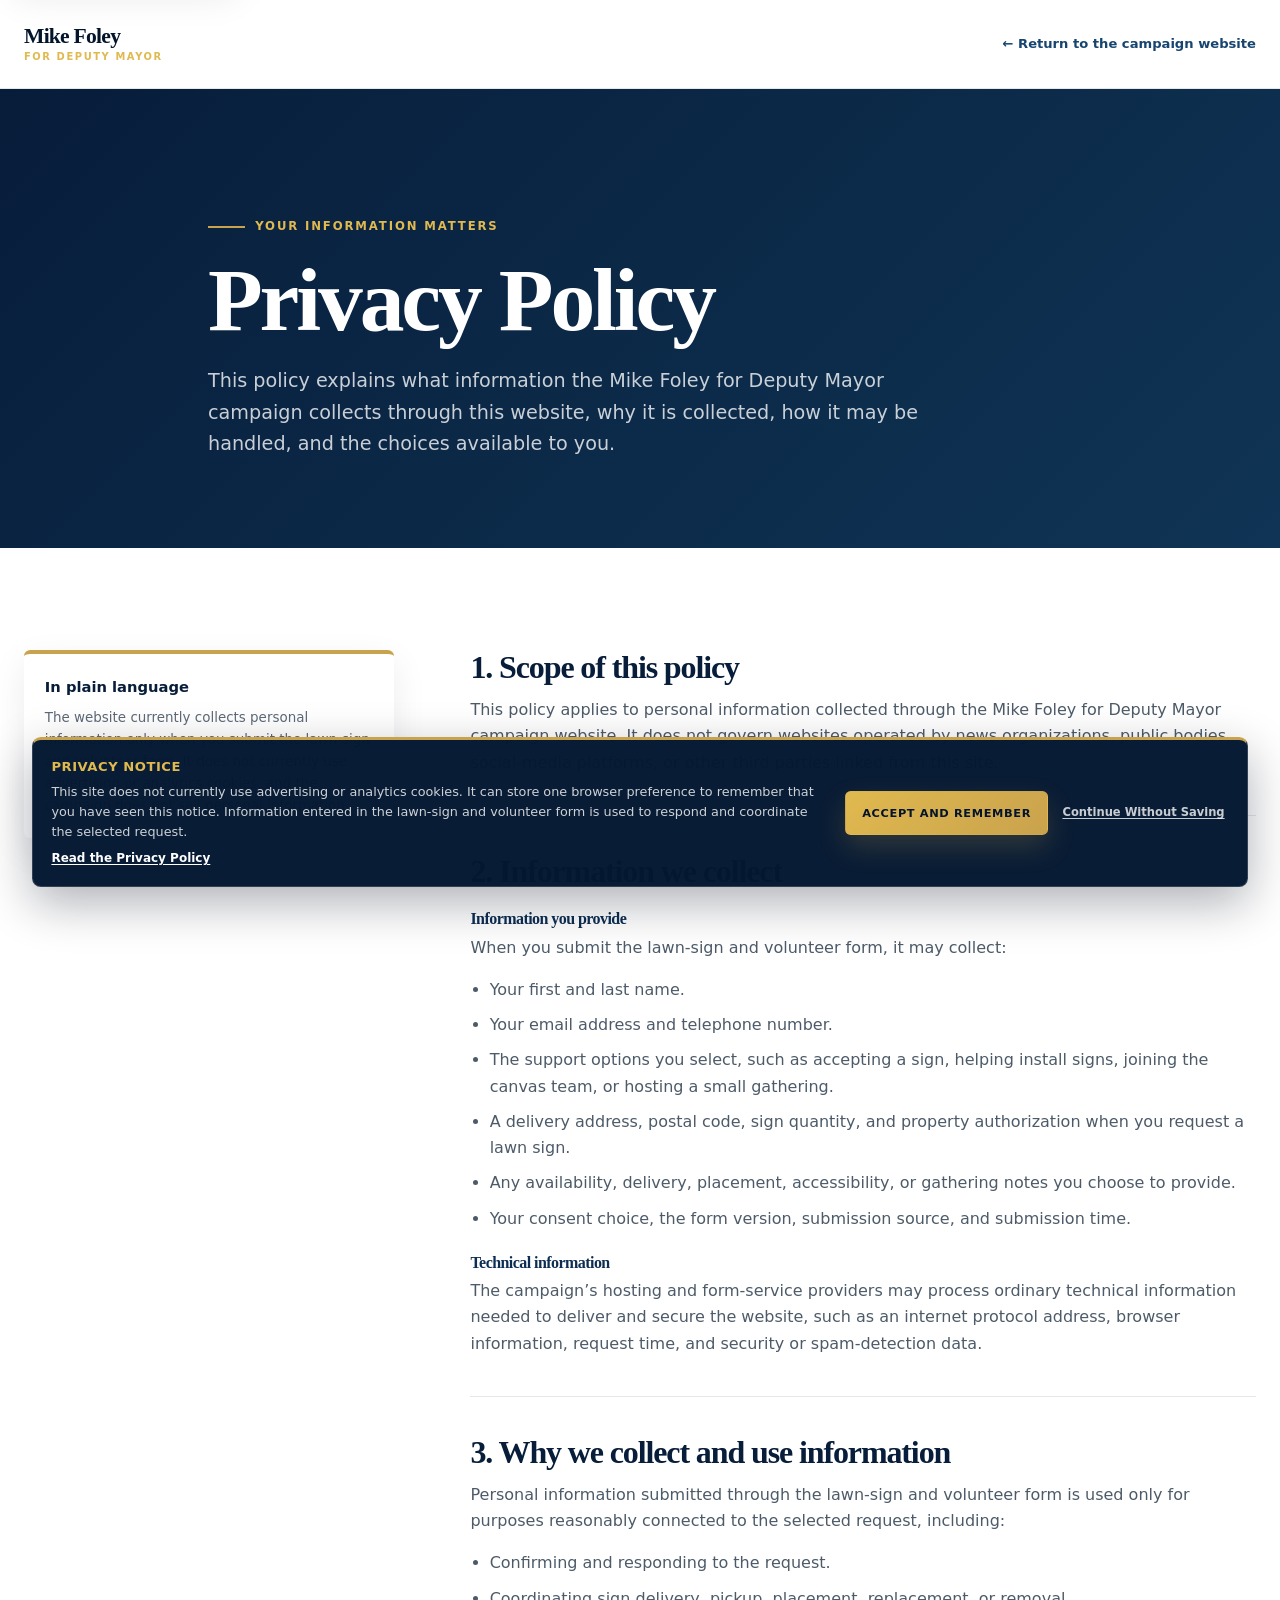
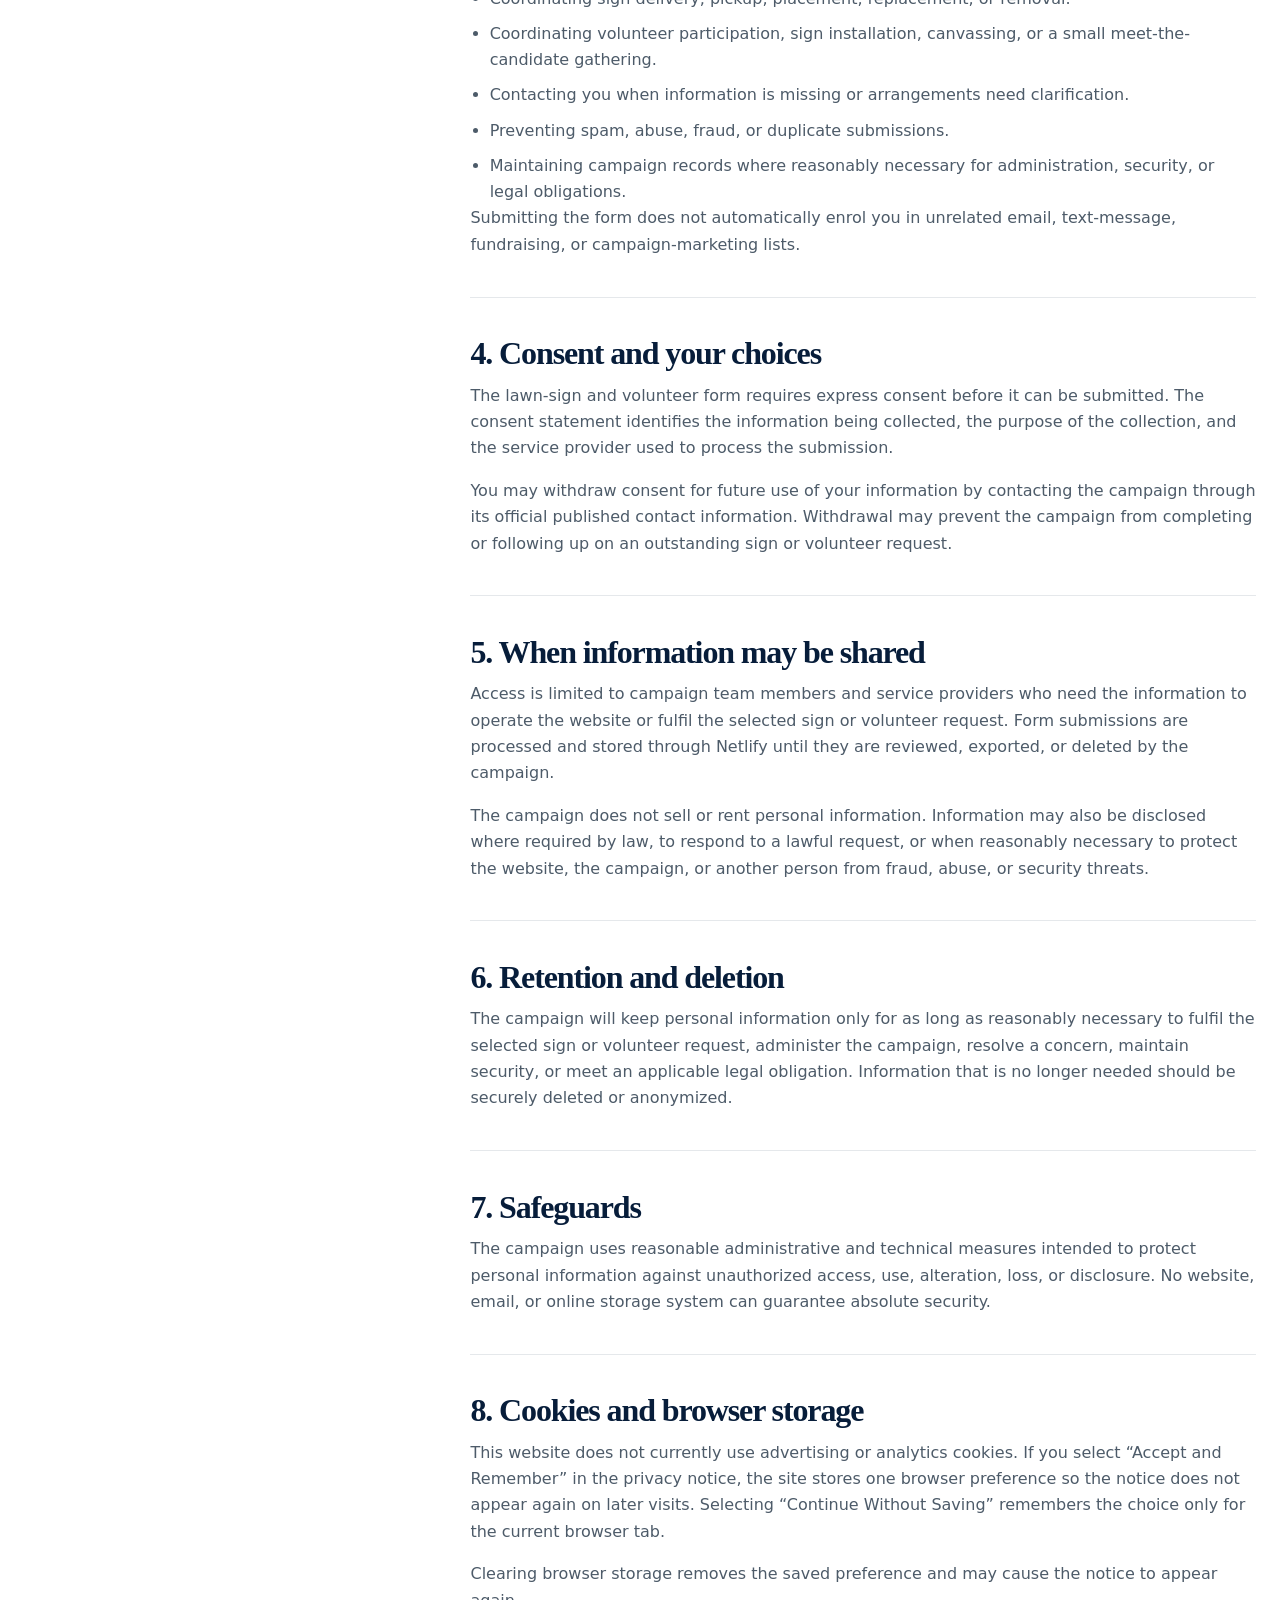
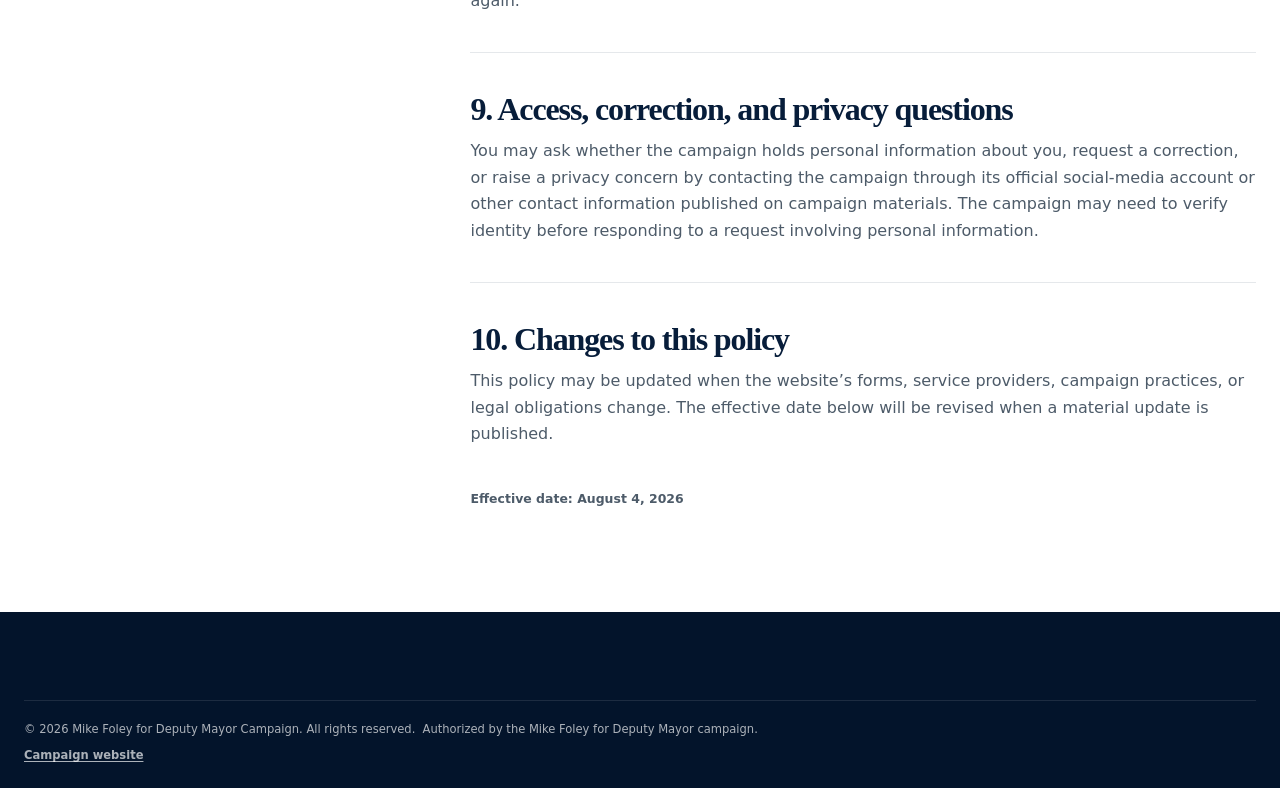
<file: privacy.html>
<!doctype html>
<html lang="en-CA">
 <head>
  <meta charset="utf-8"/>
  <meta content="width=device-width, initial-scale=1" name="viewport"/>
  <title>
   Privacy Policy | Mike Foley for Deputy Mayor
  </title>
  <meta content="How the Mike Foley for Deputy Mayor campaign collects, uses, protects, and manages personal information submitted through this website." name="description"/>
  <meta content="index, follow" name="robots"/>
  <meta content="#071d3a" name="theme-color"/>
  <meta content="website" property="og:type"/>
  <meta content="en_CA" property="og:locale"/>
  <meta content="Mike Foley for Deputy Mayor" property="og:site_name"/>
  <meta content="Privacy Policy | Mike Foley for Deputy Mayor" property="og:title"/>
  <meta content="https://mike4wasagabeach.ca/privacy.html" property="og:url"/>
  <meta content="Learn how the Mike Foley for Deputy Mayor campaign collects, uses, protects, and manages personal information submitted through this website." property="og:description"/>
  <meta content="https://mike4wasagabeach.ca/assets/photos/mike-foley-og-card.v4.png" property="og:image"/>
  <meta content="image/png" property="og:image:type"/>
  <meta content="1672" property="og:image:width"/>
  <meta content="941" property="og:image:height"/>
  <meta content="Mike Foley for Deputy Mayor campaign card" property="og:image:alt"/>
  <meta content="summary_large_image" name="twitter:card"/>
  <meta content="Privacy Policy | Mike Foley for Deputy Mayor" name="twitter:title"/>
  <meta content="Learn how the Mike Foley for Deputy Mayor campaign collects, uses, protects, and manages personal information submitted through this website." name="twitter:description"/>
  <meta content="https://mike4wasagabeach.ca/assets/photos/mike-foley-og-card.v4.png" name="twitter:image"/>
  <meta content="Mike Foley for Deputy Mayor campaign social card" name="twitter:image:alt"/>
  <link href="https://mike4wasagabeach.ca/privacy.html" rel="canonical"/>
  <link href="./assets/icons/favicon.v1.svg" rel="icon" type="image/svg+xml"/>
  <link href="./assets/css/styles.v27.css" rel="stylesheet"/>
  <script defer="" src="./assets/js/privacy-consent.v1.js">
  </script>
 </head>
 <body class="privacy-page">
  <a class="skip-link" href="#privacy-content">
   Skip to privacy policy
  </a>
  <header class="privacy-header">
   <div class="shell privacy-header__inner">
    <a aria-label="Mike Foley campaign home" class="campaign-brand" href="./index.html">
     <span class="campaign-brand__name">
      Mike Foley
     </span>
     <span class="campaign-brand__office">
      For Deputy Mayor
     </span>
    </a>
    <a class="privacy-header__back" href="./index.html">
     &larr; Return to the campaign website
    </a>
   </div>
  </header>
  <main id="privacy-content">
   <section aria-labelledby="privacy-title" class="privacy-hero">
    <div class="shell privacy-hero__content">
     <p class="eyebrow eyebrow--gold">
      Your information matters
     </p>
     <h1 id="privacy-title">
      Privacy Policy
     </h1>
     <p>
      This policy explains what information the Mike Foley for Deputy Mayor campaign collects through this website, why it is collected, how it may be handled, and the choices available to you.
     </p>
    </div>
   </section>
   <section class="privacy-policy">
    <div class="shell privacy-policy__layout">
     <aside aria-label="Privacy summary" class="privacy-policy__summary">
      <strong>
       In plain language
      </strong>
      <p>
       The website currently collects personal information only when you submit the lawn-sign and volunteer form. It does not currently use advertising or analytics cookies, and the campaign does not sell personal information.
      </p>
     </aside>
     <div class="privacy-policy__content">
      <section aria-labelledby="scope-heading">
       <h2 id="scope-heading">
        1. Scope of this policy
       </h2>
       <p>
        This policy applies to personal information collected through the Mike Foley for Deputy Mayor campaign website. It does not govern websites operated by news organizations, public bodies, social-media platforms, or other third parties linked from this site.
       </p>
      </section>
      <section aria-labelledby="collection-heading">
       <h2 id="collection-heading">
        2. Information we collect
       </h2>
       <h3>
        Information you provide
       </h3>
       <p>
        When you submit the lawn-sign and volunteer form, it may collect:
       </p>
       <ul>
        <li>
         Your first and last name.
        </li>
        <li>
         Your email address and telephone number.
        </li>
        <li>
         The support options you select, such as accepting a sign, helping install signs, joining the canvas team, or hosting a small gathering.
        </li>
        <li>
         A delivery address, postal code, sign quantity, and property authorization when you request a lawn sign.
        </li>
        <li>
         Any availability, delivery, placement, accessibility, or gathering notes you choose to provide.
        </li>
        <li>
         Your consent choice, the form version, submission source, and submission time.
        </li>
       </ul>
       <h3>
        Technical information
       </h3>
       <p>
        The campaign&rsquo;s hosting and form-service providers may process ordinary technical information needed to deliver and secure the website, such as an internet protocol address, browser information, request time, and security or spam-detection data.
       </p>
      </section>
      <section aria-labelledby="purpose-heading">
       <h2 id="purpose-heading">
        3. Why we collect and use information
       </h2>
       <p>
        Personal information submitted through the lawn-sign and volunteer form is used only for purposes reasonably connected to the selected request, including:
       </p>
       <ul>
        <li>
         Confirming and responding to the request.
        </li>
        <li>
         Coordinating sign delivery, pickup, placement, replacement, or removal.
        </li>
        <li>
         Coordinating volunteer participation, sign installation, canvassing, or a small meet-the-candidate gathering.
        </li>
        <li>
         Contacting you when information is missing or arrangements need clarification.
        </li>
        <li>
         Preventing spam, abuse, fraud, or duplicate submissions.
        </li>
        <li>
         Maintaining campaign records where reasonably necessary for administration, security, or legal obligations.
        </li>
       </ul>
       <p>
        Submitting the form does not automatically enrol you in unrelated email, text-message, fundraising, or campaign-marketing lists.
       </p>
      </section>
      <section aria-labelledby="consent-heading">
       <h2 id="consent-heading">
        4. Consent and your choices
       </h2>
       <p>
        The lawn-sign and volunteer form requires express consent before it can be submitted. The consent statement identifies the information being collected, the purpose of the collection, and the service provider used to process the submission.
       </p>
       <p>
        You may withdraw consent for future use of your information by contacting the campaign through its official published contact information. Withdrawal may prevent the campaign from completing or following up on an outstanding sign or volunteer request.
       </p>
      </section>
      <section aria-labelledby="sharing-heading">
       <h2 id="sharing-heading">
        5. When information may be shared
       </h2>
       <p>
        Access is limited to campaign team members and service providers who need the information to operate the website or fulfil the selected sign or volunteer request. Form submissions are processed and stored through Netlify until they are reviewed, exported, or deleted by the campaign.
       </p>
       <p>
        The campaign does not sell or rent personal information. Information may also be disclosed where required by law, to respond to a lawful request, or when reasonably necessary to protect the website, the campaign, or another person from fraud, abuse, or security threats.
       </p>
      </section>
      <section aria-labelledby="retention-heading">
       <h2 id="retention-heading">
        6. Retention and deletion
       </h2>
       <p>
        The campaign will keep personal information only for as long as reasonably necessary to fulfil the selected sign or volunteer request, administer the campaign, resolve a concern, maintain security, or meet an applicable legal obligation. Information that is no longer needed should be securely deleted or anonymized.
       </p>
      </section>
      <section aria-labelledby="safeguards-heading">
       <h2 id="safeguards-heading">
        7. Safeguards
       </h2>
       <p>
        The campaign uses reasonable administrative and technical measures intended to protect personal information against unauthorized access, use, alteration, loss, or disclosure. No website, email, or online storage system can guarantee absolute security.
       </p>
      </section>
      <section aria-labelledby="storage-heading">
       <h2 id="storage-heading">
        8. Cookies and browser storage
       </h2>
       <p>
        This website does not currently use advertising or analytics cookies. If you select &ldquo;Accept and Remember&rdquo; in the privacy notice, the site stores one browser preference so the notice does not appear again on later visits. Selecting &ldquo;Continue Without Saving&rdquo; remembers the choice only for the current browser tab.
       </p>
       <p>
        Clearing browser storage removes the saved preference and may cause the notice to appear again.
       </p>
      </section>
      <section aria-labelledby="rights-heading">
       <h2 id="rights-heading">
        9. Access, correction, and privacy questions
       </h2>
       <p>
        You may ask whether the campaign holds personal information about you, request a correction, or raise a privacy concern by contacting the campaign through its official social-media account or other contact information published on campaign materials. The campaign may need to verify identity before responding to a request involving personal information.
       </p>
      </section>
      <section aria-labelledby="changes-heading">
       <h2 id="changes-heading">
        10. Changes to this policy
       </h2>
       <p>
        This policy may be updated when the website&rsquo;s forms, service providers, campaign practices, or legal obligations change. The effective date below will be revised when a material update is published.
       </p>
      </section>
      <p class="privacy-policy__updated">
       Effective date: August 4, 2026
      </p>
     </div>
    </div>
   </section>
  </main>
  <footer class="site-footer">
   <div class="shell site-footer__legal">
    <span>
     &copy;
     <span data-current-year="">
      2026
     </span>
     Mike Foley for Deputy Mayor Campaign. All rights reserved.
    </span>
    <span>
     Authorized by the Mike Foley for Deputy Mayor campaign.
    </span>
    <a href="./index.html">
     Campaign website
    </a>
   </div>
  </footer>
  <section aria-label="Privacy choices" class="privacy-consent" data-privacy-consent="" hidden="">
   <div class="privacy-consent__inner">
    <div class="privacy-consent__copy">
     <strong>
      Privacy notice
     </strong>
     <p>
      This site does not currently use advertising or analytics cookies. It can store one browser preference to remember that you have seen this notice. Information entered in the lawn-sign and volunteer form is used to respond and coordinate the selected request.
     </p>
     <a aria-current="page" href="./privacy.html">
      Read the Privacy Policy
     </a>
    </div>
    <div class="privacy-consent__actions">
     <button class="button button--gold" data-privacy-accept="" type="button">
      Accept and Remember
     </button>
     <button class="privacy-consent__secondary" data-privacy-session="" type="button">
      Continue Without Saving
     </button>
    </div>
   </div>
  </section>
 </body>
</html>
</file>
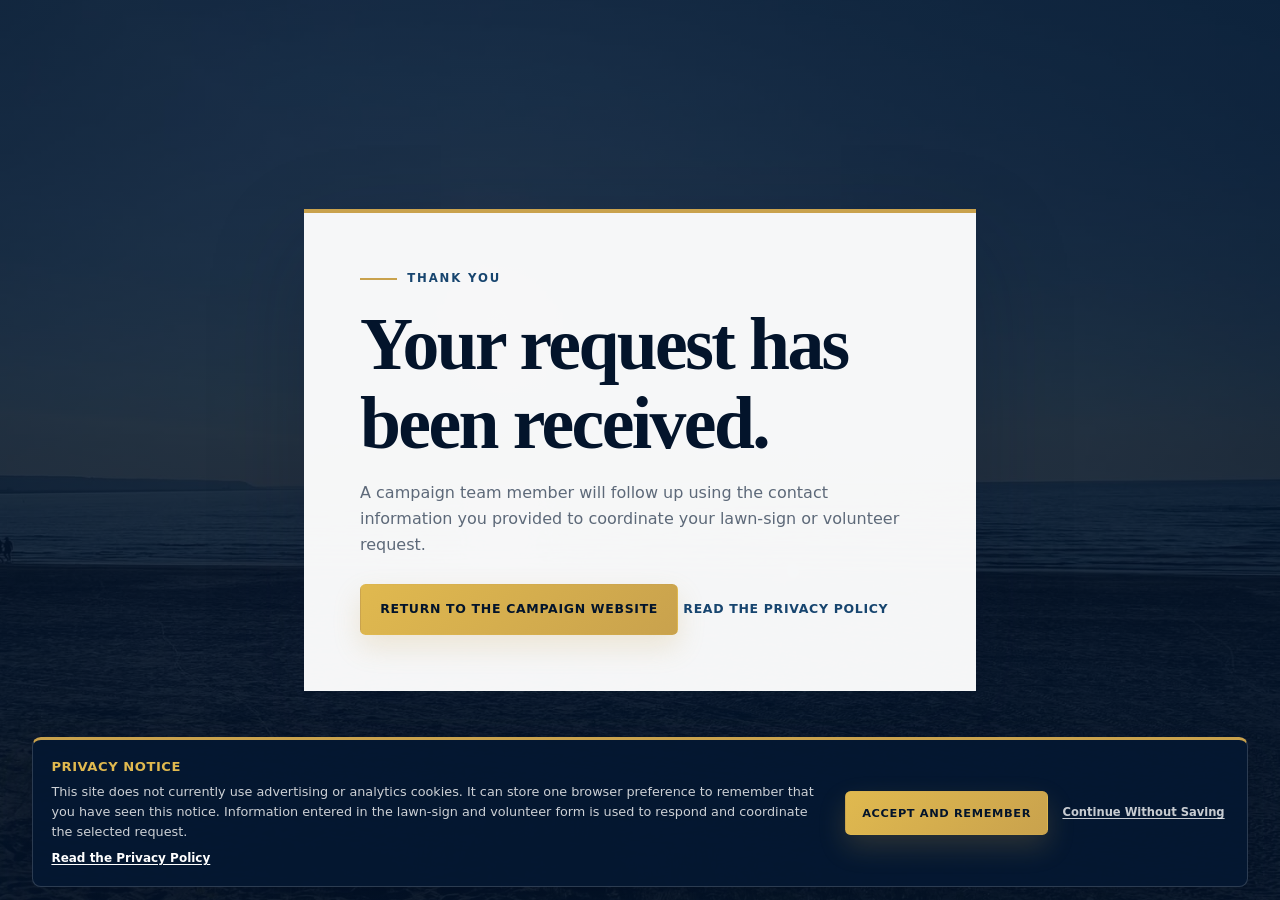
<file: thank-you.html>
<!doctype html>
<html lang="en-CA">
 <head>
  <meta charset="utf-8"/>
  <meta content="width=device-width, initial-scale=1" name="viewport"/>
  <meta content="noindex, nofollow" name="robots"/>
  <title>
   Thank You | Mike Foley for Deputy Mayor
  </title>
  <link href="./assets/css/styles.v27.css" rel="stylesheet"/>
  <script defer="" src="./assets/js/privacy-consent.v1.js">
  </script>
 </head>
 <body>
  <main class="thank-you-page">
   <section aria-labelledby="thank-you-title" class="thank-you-card">
    <p class="eyebrow">
     Thank you
    </p>
    <h1 id="thank-you-title">
     Your request has been received.
    </h1>
    <p>
     A campaign team member will follow up using the contact information you provided to coordinate your lawn-sign or volunteer request.
    </p>
    <a class="button button--gold" href="./index.html">
     Return to the campaign website
    </a>
    <a class="text-link" href="./privacy.html">
     Read the Privacy Policy
    </a>
   </section>
  </main>
  <section aria-label="Privacy choices" class="privacy-consent" data-privacy-consent="" hidden="">
   <div class="privacy-consent__inner">
    <div class="privacy-consent__copy">
     <strong>
      Privacy notice
     </strong>
     <p>
      This site does not currently use advertising or analytics cookies. It can store one browser preference to remember that you have seen this notice. Information entered in the lawn-sign and volunteer form is used to respond and coordinate the selected request.
     </p>
     <a href="./privacy.html">
      Read the Privacy Policy
     </a>
    </div>
    <div class="privacy-consent__actions">
     <button class="button button--gold" data-privacy-accept="" type="button">
      Accept and Remember
     </button>
     <button class="privacy-consent__secondary" data-privacy-session="" type="button">
      Continue Without Saving
     </button>
    </div>
   </div>
  </section>
 </body>
</html>
</file>
<file: assets/css/styles.v27.css>
/* =========================================================
   MIKE FOLEY CAMPAIGN WEBSITE — V7 — V6
   Mobile-first, dependency-free campaign presentation.

   Visual direction:
   - Editorial campaign layout inspired by strong municipal sites
   - Dark navy, warm paper, and restrained gold accents
   - Full policy information rather than summary-only cards
   - Real campaign/community photography
   - Approved slide-in mobile navigation retained
========================================================= */

:root {
  --navy-950: #03142b;
  --navy-900: #071d3a;
  --navy-850: #0a2544;
  --navy-800: #0d2d52;
  --navy-700: #17456f;
  --navy-600: #26648f;
  --blue-100: #eaf2f8;
  --paper: #f8f4eb;
  --paper-deep: #eee6d8;
  --white: #ffffff;
  --ink: #10213a;
  --muted: #5d6979;
  --gold: #c9a24d;
  --gold-bright: #e0b94f;
  --gold-soft: #f3e5bd;
  --line: rgba(7, 29, 58, 0.14);
  --line-light: rgba(255, 255, 255, 0.2);
  --success: #2f7d5f;
  --shadow-sm: 0 12px 35px rgba(3, 20, 43, 0.08);
  --shadow-md: 0 22px 55px rgba(3, 20, 43, 0.14);
  --shadow-lg: 0 34px 90px rgba(3, 20, 43, 0.22);
  --radius-sm: 0.55rem;
  --radius-md: 1rem;
  --radius-lg: 1.5rem;
  --shell: 78rem;
  --header-height: 5rem;
  --transition: 220ms ease;
}

/* =========================================================
   RESET / BASE
========================================================= */

*,
*::before,
*::after {
  box-sizing: border-box;
}

html {
  scroll-behavior: smooth;
  scroll-padding-top: calc(var(--header-height) + 1rem);
}

body {
  margin: 0;
  min-width: 20rem;
  overflow-x: hidden;
  background: var(--paper);
  color: var(--ink);
  font-family:
    Inter, ui-sans-serif, system-ui, -apple-system, BlinkMacSystemFont, "Segoe UI",
    sans-serif;
  line-height: 1.65;
  text-rendering: optimizeLegibility;
}

body.menu-open,
body.volunteer-modal-open,
body.gallery-modal-open {
  overflow: hidden;
}

img {
  display: block;
  max-width: 100%;
}

button,
input,
select,
textarea {
  font: inherit;
}

button,
a {
  -webkit-tap-highlight-color: transparent;
}

button {
  color: inherit;
}

a {
  color: inherit;
  text-decoration: none;
}

h1,
h2,
h3,
h4,
h5,
p,
figure,
blockquote {
  margin-top: 0;
}

h1,
h2,
h3,
.campaign-brand__name {
  font-family: Georgia, "Times New Roman", serif;
  letter-spacing: -0.035em;
}

h1,
h2,
h3,
h4,
h5 {
  color: var(--navy-950);
  line-height: 1.08;
}

p:last-child,
ul:last-child {
  margin-bottom: 0;
}

::selection {
  background: var(--gold-soft);
  color: var(--navy-950);
}

:focus-visible {
  outline: 3px solid rgba(224, 185, 79, 0.62);
  outline-offset: 3px;
}

.shell {
  width: min(100% - 2rem, var(--shell));
  margin-inline: auto;
}

.section {
  padding-block: clamp(4.75rem, 10vw, 8.5rem);
}

.section--paper {
  background:
    radial-gradient(circle at 12% 5%, rgba(201, 162, 77, 0.12), transparent 25rem),
    var(--paper);
}

.section--navy {
  background:
    radial-gradient(circle at 92% 8%, rgba(48, 113, 163, 0.24), transparent 29rem),
    linear-gradient(155deg, var(--navy-950), var(--navy-850));
  color: rgba(255, 255, 255, 0.79);
}

.skip-link {
  position: fixed;
  z-index: 3000;
  top: 0.75rem;
  left: 0.75rem;
  padding: 0.8rem 1rem;
  transform: translateY(-150%);
  border-radius: 0.45rem;
  background: var(--white);
  color: var(--navy-950);
  font-weight: 800;
  box-shadow: var(--shadow-sm);
}

.skip-link:focus {
  transform: translateY(0);
}

.scroll-progress {
  position: fixed;
  z-index: 2600;
  inset: 0 0 auto;
  height: 0.2rem;
  background: transparent;
  pointer-events: none;
}

.scroll-progress__bar {
  display: block;
  width: 0;
  height: 100%;
  background: linear-gradient(90deg, var(--gold), #f1ce6b);
}

.eyebrow {
  display: flex;
  gap: 0.65rem;
  align-items: center;
  margin-bottom: 1rem;
  color: var(--navy-700);
  font-size: 0.73rem;
  font-weight: 850;
  letter-spacing: 0.16em;
  text-transform: uppercase;
}

.eyebrow::before {
  width: 2.3rem;
  height: 0.12rem;
  background: var(--gold);
  content: "";
}

.eyebrow--light {
  color: rgba(255, 255, 255, 0.82);
}

.eyebrow--gold {
  color: var(--gold-bright);
}

.section-title {
  max-width: 16ch;
  margin-bottom: 1.2rem;
  font-size: clamp(2.35rem, 7.5vw, 5.25rem);
}

.section-lead {
  color: var(--navy-700);
  font-size: clamp(1.08rem, 2.2vw, 1.35rem);
  line-height: 1.6;
}

.section-heading {
  display: grid;
  gap: 1.3rem;
  margin-bottom: clamp(3rem, 7vw, 5.5rem);
}

.section-heading__intro {
  max-width: 39rem;
  margin: 0;
  color: var(--muted);
  font-size: 1.03rem;
}

.section-heading--light .section-title {
  color: var(--white);
}

.section-heading--light .section-heading__intro {
  color: rgba(255, 255, 255, 0.68);
}

/* =========================================================
   REVEAL / MOTION
========================================================= */

.js .reveal {
  opacity: 0;
  transform: translateY(1.25rem);
  transition:
    opacity 650ms cubic-bezier(0.16, 1, 0.3, 1) var(--reveal-delay, 0ms),
    transform 650ms cubic-bezier(0.16, 1, 0.3, 1) var(--reveal-delay, 0ms);
}

.js .reveal[data-reveal="image"] {
  transform: translateY(1.5rem) scale(0.985);
}

.js .reveal.is-revealed {
  opacity: 1;
  transform: none;
}

/* =========================================================
   BUTTONS / LINKS
========================================================= */

.button {
  display: inline-flex;
  min-height: 3.15rem;
  gap: 0.55rem;
  align-items: center;
  justify-content: center;
  padding: 0.8rem 1.2rem;
  border: 1px solid transparent;
  border-radius: 0.35rem;
  cursor: pointer;
  font-size: 0.78rem;
  font-weight: 850;
  letter-spacing: 0.055em;
  text-align: center;
  text-transform: uppercase;
  transition:
    transform var(--transition),
    box-shadow var(--transition),
    background-color var(--transition),
    border-color var(--transition),
    color var(--transition);
}

.button:hover {
  transform: translateY(-2px);
}

.button--gold {
  background: linear-gradient(135deg, var(--gold-bright), var(--gold));
  color: var(--navy-950);
  box-shadow: 0 12px 28px rgba(201, 162, 77, 0.2);
}

.button--gold:hover {
  box-shadow: 0 16px 34px rgba(201, 162, 77, 0.31);
}

.button--outline-light {
  border-color: rgba(255, 255, 255, 0.62);
  background: rgba(4, 20, 43, 0.18);
  color: var(--white);
  backdrop-filter: blur(8px);
}

.button--outline-light:hover {
  border-color: var(--white);
  background: rgba(255, 255, 255, 0.12);
}

.button--full {
  width: 100%;
}

.text-link {
  display: inline-flex;
  gap: 0.55rem;
  align-items: center;
  color: var(--navy-700);
  font-size: 0.78rem;
  font-weight: 850;
  letter-spacing: 0.055em;
  text-transform: uppercase;
}

.text-link span {
  transition: transform var(--transition);
}

.text-link:hover span {
  transform: translate(0.2rem, -0.2rem);
}

/* =========================================================
   HEADER / APPROVED MOBILE DRAWER
========================================================= */

.site-header {
  position: fixed;
  z-index: 2000;
  inset: 0 0 auto;
  min-height: var(--header-height);
  border-bottom: 1px solid rgba(255, 255, 255, 0.13);
  background: linear-gradient(180deg, rgba(3, 20, 43, 0.86), rgba(3, 20, 43, 0.22));
  transition:
    background-color var(--transition),
    box-shadow var(--transition),
    backdrop-filter var(--transition);
}

.site-header.is-scrolled {
  border-bottom-color: rgba(255, 255, 255, 0.09);
  background: rgba(3, 20, 43, 0.94);
  box-shadow: 0 10px 35px rgba(0, 0, 0, 0.16);
  backdrop-filter: blur(16px);
}

.site-header__inner {
  display: flex;
  min-height: var(--header-height);
  gap: 1rem;
  align-items: center;
  justify-content: space-between;
}

.campaign-brand {
  position: relative;
  z-index: 2;
  display: inline-flex;
  flex-direction: column;
  line-height: 1;
}

.campaign-brand__name {
  color: var(--white);
  font-size: 1.35rem;
  font-weight: 800;
  letter-spacing: -0.035em;
}

.campaign-brand__office {
  margin-top: 0.3rem;
  color: var(--gold-bright);
  font-size: 0.62rem;
  font-weight: 850;
  letter-spacing: 0.16em;
  text-transform: uppercase;
}

.menu-toggle {
  position: relative;
  z-index: 3;
  display: grid;
  width: 3.2rem;
  height: 3.2rem;
  padding: 0.8rem;
  place-content: center;
  gap: 0.32rem;
  border: 1px solid rgba(255, 255, 255, 0.28);
  border-radius: 50%;
  background: rgba(255, 255, 255, 0.07);
  cursor: pointer;
  backdrop-filter: blur(8px);
}

.menu-toggle span {
  display: block;
  width: 1.25rem;
  height: 0.1rem;
  border-radius: 999px;
  background: var(--white);
  transition: opacity var(--transition);
}

body.menu-open .menu-toggle {
  pointer-events: none;
  opacity: 0;
}

.navigation-backdrop {
  position: fixed;
  z-index: 2050;
  inset: 0;
  visibility: hidden;
  border: 0;
  background: rgba(2, 12, 27, 0.7);
  cursor: pointer;
  opacity: 0;
  backdrop-filter: blur(4px);
  transition:
    opacity 300ms ease,
    visibility 300ms ease;
}

.navigation-backdrop.is-open {
  visibility: visible;
  opacity: 1;
}

.primary-navigation {
  position: fixed;
  z-index: 2100;
  top: 0;
  right: 0;
  display: flex;
  width: min(91vw, 27rem);
  height: 100dvh;
  flex-direction: column;
  overflow-y: auto;
  padding: 1.35rem 1.25rem 1.5rem;
  transform: translateX(104%);
  border-left: 0.35rem solid var(--gold);
  background:
    radial-gradient(circle at 90% 2%, rgba(201, 162, 77, 0.17), transparent 17rem),
    linear-gradient(155deg, #fffdf8, #f4ede1);
  color: var(--navy-950);
  box-shadow: -30px 0 80px rgba(0, 0, 0, 0.26);
  transition: transform 420ms cubic-bezier(0.16, 1, 0.3, 1);
}

.primary-navigation.is-open {
  transform: translateX(0);
}

.primary-navigation__header {
  display: flex;
  gap: 1rem;
  align-items: center;
  justify-content: space-between;
}

.primary-navigation__brand {
  display: flex;
  flex-direction: column;
  line-height: 1;
}

.primary-navigation__brand span {
  font-family: Georgia, "Times New Roman", serif;
  font-size: 1.55rem;
  font-weight: 800;
}

.primary-navigation__brand small {
  margin-top: 0.35rem;
  color: #8a651e;
  font-size: 0.63rem;
  font-weight: 850;
  letter-spacing: 0.16em;
  text-transform: uppercase;
}

.menu-close,
.dialog-close {
  position: relative;
  display: grid;
  width: 2.8rem;
  height: 2.8rem;
  flex: 0 0 auto;
  place-items: center;
  border: 1px solid rgba(7, 29, 58, 0.16);
  border-radius: 50%;
  background: rgba(255, 255, 255, 0.72);
  cursor: pointer;
}

.menu-close span,
.dialog-close span {
  position: absolute;
  width: 1.1rem;
  height: 0.1rem;
  border-radius: 999px;
  background: var(--navy-950);
}

.menu-close span:first-child,
.dialog-close span:first-child {
  transform: rotate(45deg);
}

.menu-close span:last-child,
.dialog-close span:last-child {
  transform: rotate(-45deg);
}

.primary-navigation__intro {
  margin-top: 2.3rem;
  padding-bottom: 1.35rem;
  border-bottom: 1px solid rgba(7, 29, 58, 0.13);
}

.primary-navigation__intro span {
  color: #8a651e;
  font-size: 0.68rem;
  font-weight: 850;
  letter-spacing: 0.14em;
  text-transform: uppercase;
}

.primary-navigation__intro p {
  max-width: 19rem;
  margin: 0.55rem 0 0;
  color: var(--muted);
  font-size: 0.91rem;
}

.primary-navigation__links {
  display: grid;
  margin-top: 1rem;
}

.primary-navigation__links a {
  position: relative;
  display: grid;
  grid-template-columns: 2.5rem minmax(0, 1fr);
  gap: 0.75rem;
  align-items: center;
  padding: 0.82rem 0;
  border-bottom: 1px solid rgba(7, 29, 58, 0.11);
  font-family: Georgia, "Times New Roman", serif;
  font-size: 1.25rem;
  font-weight: 700;
  transition:
    color var(--transition),
    padding-left var(--transition);
}

.primary-navigation__links a::after {
  position: absolute;
  right: 0;
  color: var(--gold);
  content: "↗";
  opacity: 0;
  transition: opacity var(--transition);
}

.primary-navigation__links a:hover,
.primary-navigation__links a.is-active {
  padding-left: 0.35rem;
  color: #8a651e;
}

.primary-navigation__links a:hover::after,
.primary-navigation__links a.is-active::after {
  opacity: 1;
}

.primary-navigation__links a > span {
  color: #9a7a3c;
  font-family: Inter, ui-sans-serif, system-ui, sans-serif;
  font-size: 0.63rem;
  letter-spacing: 0.1em;
}

.primary-navigation__cta {
  margin-top: 1.25rem;
}

.primary-navigation__footer {
  display: flex;
  flex-direction: column;
  margin-top: auto;
  padding-top: 2rem;
  color: var(--muted);
  font-size: 0.74rem;
  letter-spacing: 0.08em;
  text-transform: uppercase;
}

.primary-navigation__footer strong {
  margin-top: 0.25rem;
  color: var(--navy-950);
  font-size: 0.9rem;
}

.header-volunteer {
  display: none;
}

/* =========================================================
   HERO
========================================================= */

.hero {
  position: relative;
  overflow: hidden;
  padding-top: var(--header-height);
  background: var(--navy-950);
  color: var(--white);
}

.hero__media {
  position: relative;
  width: 100%;
  background: #d8e3ec;
}

.hero__media img {
  display: block;
  width: 100%;
  height: auto;
  object-fit: contain;
  object-position: center;
}

.hero__overlay {
  display: none;
}

.hero__inner {
  position: relative;
  z-index: 2;
  display: grid;
  align-items: center;
  padding-top: clamp(2.25rem, 8vw, 4rem);
  padding-bottom: 9rem;
}

.hero__content {
  max-width: 41rem;
}

.hero__title {
  max-width: 11ch;
  margin-bottom: 1.35rem;
  color: var(--white);
  font-size: clamp(3.25rem, 12vw, 7.1rem);
  text-wrap: balance;
}

.hero__title span {
  display: block;
  margin-top: 0.18em;
  color: var(--gold-bright);
  font-size: 0.72em;
  font-style: italic;
}

.hero__lead {
  max-width: 35rem;
  margin-bottom: 1.8rem;
  color: rgba(255, 255, 255, 0.82);
  font-size: clamp(1.02rem, 2.5vw, 1.28rem);
}

.hero__actions {
  display: flex;
  flex-wrap: wrap;
  gap: 0.8rem;
}

.hero__principles {
  position: absolute;
  z-index: 3;
  inset: auto 0 0;
  border-top: 1px solid rgba(255, 255, 255, 0.17);
  background: rgba(3, 20, 43, 0.77);
}

.hero__principles-inner {
  display: grid;
  grid-template-columns: repeat(2, minmax(0, 1fr));
}

.hero__principles span {
  padding: 0.95rem 0.7rem;
  color: rgba(255, 255, 255, 0.76);
  font-size: 0.65rem;
  font-weight: 800;
  letter-spacing: 0.08em;
  text-align: center;
  text-transform: uppercase;
}

.hero__principles span:nth-child(odd) {
  border-right: 1px solid rgba(255, 255, 255, 0.13);
}

.hero__principles span:nth-child(-n + 2) {
  border-bottom: 1px solid rgba(255, 255, 255, 0.13);
}

/* =========================================================
   ABOUT
========================================================= */

.about {
  background:
    radial-gradient(circle at 96% 9%, rgba(49, 118, 167, 0.1), transparent 25rem),
    var(--white);
}

.about__grid {
  display: grid;
  gap: 3rem;
  align-items: center;
}

.about__portrait {
  position: relative;
  width: min(100%, 31rem);
  margin-inline: auto;
  padding: 0 0.8rem 0.8rem 0;
}

.about__portrait::before {
  position: absolute;
  z-index: 0;
  right: 0;
  bottom: 0;
  width: 82%;
  height: 82%;
  background: var(--navy-900);
  content: "";
}

.about__portrait img {
  position: relative;
  z-index: 1;
  width: 100%;
  aspect-ratio: 1 / 1;
  object-fit: cover;
  border-radius: 0.25rem;
  box-shadow: var(--shadow-md);
}

.about__portrait-note {
  position: relative;
  z-index: 2;
  width: min(85%, 21rem);
  margin: -2.2rem 0 0 auto;
  padding: 1.1rem 1.2rem;
  border-left: 0.22rem solid var(--gold);
  background: var(--paper);
  box-shadow: var(--shadow-sm);
}

.about__portrait-note span {
  display: block;
  margin-bottom: 0.35rem;
  color: #8a651e;
  font-size: 0.66rem;
  font-weight: 850;
  letter-spacing: 0.13em;
  text-transform: uppercase;
}

.about__portrait-note strong {
  display: block;
  color: var(--navy-900);
  font-family: Georgia, "Times New Roman", serif;
  font-size: 1.05rem;
  line-height: 1.35;
}

.about__content > p:not(.eyebrow):not(.section-lead) {
  color: var(--muted);
}

.about__quote {
  margin: 2rem 0 0;
  padding: 1.45rem 0 0 1.3rem;
  border-top: 1px solid var(--line);
  border-left: 0.2rem solid var(--gold);
}

.about__quote p {
  margin-bottom: 0.65rem;
  color: var(--navy-850);
  font-family: Georgia, "Times New Roman", serif;
  font-size: clamp(1.25rem, 3vw, 1.75rem);
  font-style: italic;
  line-height: 1.45;
}

.about__quote cite {
  color: #8a651e;
  font-size: 0.75rem;
  font-style: normal;
  font-weight: 850;
  letter-spacing: 0.08em;
  text-transform: uppercase;
}


/* =========================================================
   PLATFORM
========================================================= */

.policy-list {
  display: grid;
  gap: clamp(3.8rem, 9vw, 7rem);
}

.policy-row {
  position: relative;
  display: grid;
  gap: 1.75rem;
  padding-top: 1.4rem;
  border-top: 1px solid rgba(255, 255, 255, 0.15);
}

.policy-row::before {
  position: absolute;
  top: -0.1rem;
  left: 0;
  width: 0;
  height: 0.22rem;
  background: var(--gold);
  content: "";
  transition: width 800ms cubic-bezier(0.16, 1, 0.3, 1);
}

.policy-row.is-in-view::before {
  width: min(17rem, 64%);
}

.policy-row__number {
  color: rgba(255, 255, 255, 0.18);
  font-family: Georgia, "Times New Roman", serif;
  font-size: clamp(4.5rem, 18vw, 8rem);
  line-height: 0.75;
}

.policy-row__kicker {
  margin-bottom: 0.55rem;
  color: var(--gold-bright);
  font-size: 0.67rem;
  font-weight: 850;
  letter-spacing: 0.14em;
  text-transform: uppercase;
}

.policy-row__content h3 {
  margin-bottom: 0.55rem;
  color: var(--white);
  font-size: clamp(2rem, 6vw, 3.65rem);
}

.policy-row__content h4 {
  margin-bottom: 1.35rem;
  color: rgba(255, 255, 255, 0.68);
  font-family: inherit;
  font-size: 1rem;
  font-weight: 600;
  line-height: 1.5;
}

.policy-row__content h5 {
  margin: 1.55rem 0 0.8rem;
  color: var(--gold-bright);
  font-family: inherit;
  font-size: 0.76rem;
  font-weight: 850;
  letter-spacing: 0.08em;
  text-transform: uppercase;
}

.policy-row__content > p {
  color: rgba(255, 255, 255, 0.75);
}

.commitment-list {
  display: grid;
  gap: 0.75rem;
  margin: 0;
  padding: 0;
  list-style: none;
}

.commitment-list li {
  position: relative;
  padding-left: 1.55rem;
  color: rgba(255, 255, 255, 0.82);
}

.commitment-list li::before {
  position: absolute;
  top: 0.65em;
  left: 0;
  width: 0.5rem;
  height: 0.5rem;
  transform: rotate(45deg);
  background: var(--gold);
  content: "";
}

.policy-row__closing {
  margin-top: 1.4rem;
  padding: 1rem 1.1rem;
  border-left: 0.2rem solid var(--gold);
  background: rgba(255, 255, 255, 0.055);
  color: var(--white) !important;
  font-family: Georgia, "Times New Roman", serif;
  font-size: 1.14rem;
}

.policy-row__media {
  overflow: hidden;
  margin: 0;
  border: 1px solid rgba(255, 255, 255, 0.12);
  background: var(--navy-900);
  box-shadow: var(--shadow-md);
}

.policy-row__media img {
  width: 100%;
  aspect-ratio: 16 / 11;
  object-fit: cover;
  filter: saturate(0.88) contrast(1.04);
  transition: transform 850ms cubic-bezier(0.16, 1, 0.3, 1);
}

.policy-row.is-in-view .policy-row__media img {
  transform: scale(1.015);
}

.policy-row__media figcaption {
  padding: 0.9rem 1rem;
  color: rgba(255, 255, 255, 0.68);
  font-size: 0.75rem;
}

/* =========================================================
   EDUCATION / GALLERY
========================================================= */

.education {
  background:
    linear-gradient(180deg, rgba(255, 255, 255, 0.93), rgba(248, 244, 235, 0.96)),
    var(--paper);
}

.education__feature {
  display: grid;
  gap: 2.5rem;
  align-items: center;
}

.education__portrait {
  position: relative;
  width: min(100%, 27rem);
  margin: 0 auto;
}

.education__portrait::after {
  position: absolute;
  z-index: -1;
  inset: 1.1rem -1.1rem -1.1rem 1.1rem;
  background: var(--gold-soft);
  content: "";
}

.education__portrait img {
  display: block;
  width: 100%;
  height: auto;
  object-fit: contain;
  object-position: center;
  box-shadow: var(--shadow-md);
}

.education__content > p:not(.eyebrow):not(.section-lead) {
  color: var(--muted);
}

.education__milestones {
  display: grid;
  gap: 0.8rem;
  margin-top: 1.75rem;
}

.education__milestones > div {
  padding: 1rem 1.1rem;
  border-left: 0.22rem solid var(--gold);
  background: var(--white);
  box-shadow: var(--shadow-sm);
}

.education__milestones span,
.education__milestones strong {
  display: block;
}

.education__milestones span {
  margin-bottom: 0.3rem;
  color: #8a651e;
  font-size: 0.66rem;
  font-weight: 850;
  letter-spacing: 0.11em;
  text-transform: uppercase;
}

.education__milestones strong {
  color: var(--navy-900);
  font-size: 0.94rem;
}

.gallery-heading {
  display: grid;
  gap: 1rem;
  margin: clamp(4.5rem, 9vw, 7rem) 0 1.5rem;
  padding-top: 1.5rem;
  border-top: 1px solid var(--line);
}

.gallery-heading h3 {
  margin-bottom: 0;
  font-size: clamp(1.8rem, 5vw, 3.2rem);
}

.gallery-heading > p {
  max-width: 30rem;
  color: var(--muted);
}

.school-gallery {
  display: grid;
  gap: 0.85rem;
}

.school-gallery__item {
  position: relative;
  display: grid;
  min-height: 0;
  aspect-ratio: 16 / 10;
  overflow: hidden;
  padding: 0;
  border: 1px solid var(--line);
  background: #e8eef2;
  cursor: zoom-in;
  box-shadow: var(--shadow-sm);
}

.school-gallery__item img {
  width: 100%;
  height: 100%;
  min-height: 0;
  object-fit: contain;
  object-position: center;
}

.school-gallery__item::after {
  position: absolute;
  inset: auto 0 0;
  height: 55%;
  background: linear-gradient(transparent, rgba(3, 20, 43, 0.8));
  content: "";
}

.school-gallery__item span {
  position: absolute;
  z-index: 2;
  right: 1rem;
  bottom: 0.9rem;
  left: 1rem;
  color: var(--white);
  font-size: 0.7rem;
  font-weight: 850;
  letter-spacing: 0.08em;
  text-align: left;
  text-transform: uppercase;
}

.school-gallery__item:hover img {
  opacity: 1;
}

/* =========================================================
   COMMUNITY
========================================================= */

.community-grid {
  display: grid;
  grid-template-columns: repeat(auto-fit, minmax(min(100%, 17rem), 1fr));
  gap: 1rem;
}

.community-card,
.community-card--large,
.community-card--wide {
  position: relative;
  display: flex;
  min-height: 0;
  overflow: hidden;
  flex-direction: column;
  margin: 0;
  border: 1px solid var(--line);
  background: var(--white);
  box-shadow: var(--shadow-sm);
}

.community-card img {
  display: block;
  width: 100%;
  height: auto;
  aspect-ratio: 4 / 3;
  object-fit: contain;
  object-position: center;
  background: #e8eef2;
}

.community-card::after {
  display: none;
}

.community-card figcaption {
  position: static;
  display: grid;
  gap: 0.32rem;
  padding: 1rem 1.1rem 1.2rem;
  color: var(--ink);
}

.community-card figcaption span {
  color: #8a651e;
  font-size: 0.64rem;
  font-weight: 850;
  letter-spacing: 0.1em;
  text-transform: uppercase;
}

.community-card figcaption strong {
  color: var(--navy-900);
  font-family: Georgia, "Times New Roman", serif;
  font-size: 1.05rem;
  line-height: 1.35;
}

/* =========================================================
   NEWS
========================================================= */

.news {
  background: var(--white);
}

.news-grid {
  display: grid;
  gap: 1.1rem;
}

.news-card {
  display: grid;
  overflow: hidden;
  border: 1px solid var(--line);
  background: var(--paper);
  box-shadow: var(--shadow-sm);
}

.news-card__image {
  overflow: hidden;
}

.news-card__image {
  display: grid;
  place-items: center;
  background: #e8eef2;
}

.news-card__image img {
  display: block;
  width: 100%;
  height: auto;
  max-height: 31rem;
  object-fit: contain;
  object-position: center;
}

.news-card__content {
  padding: clamp(1.35rem, 4vw, 2.2rem);
}

.news-card__source {
  display: block;
  margin-bottom: 0.8rem;
  color: #8a651e;
  font-size: 0.66rem;
  font-weight: 850;
  letter-spacing: 0.12em;
  text-transform: uppercase;
}

.news-card h3 {
  margin-bottom: 0.85rem;
  font-size: clamp(1.6rem, 4.4vw, 2.45rem);
}

.news-card p {
  color: var(--muted);
}

/* =========================================================
   CLOSING CTA
========================================================= */

.closing-cta {
  position: relative;
  min-height: 36rem;
  overflow: hidden;
  background: var(--navy-950);
  color: var(--white);
}

.closing-cta__image,
.closing-cta__overlay {
  position: absolute;
  inset: 0;
}

.closing-cta__image {
  width: 100%;
  height: 100%;
  object-fit: cover;
}

.closing-cta__overlay {
  background:
    linear-gradient(90deg, rgba(3, 20, 43, 0.91), rgba(3, 20, 43, 0.56) 60%, rgba(3, 20, 43, 0.25)),
    linear-gradient(180deg, rgba(3, 20, 43, 0.2), rgba(3, 20, 43, 0.65));
}

.closing-cta__content {
  position: relative;
  z-index: 2;
  display: flex;
  min-height: 36rem;
  flex-direction: column;
  justify-content: center;
  padding-block: 5rem;
}

.closing-cta h2 {
  max-width: 13ch;
  margin-bottom: 1rem;
  color: var(--white);
  font-size: clamp(2.5rem, 8vw, 5.5rem);
}

.closing-cta__content > p:not(.eyebrow) {
  max-width: 34rem;
  color: rgba(255, 255, 255, 0.78);
  font-size: 1.1rem;
}

.closing-cta__actions {
  display: flex;
  flex-wrap: wrap;
  gap: 0.8rem;
  margin-top: 1.2rem;
}

/* =========================================================
   FOOTER
========================================================= */

.site-footer {
  padding: 3rem 0 1.4rem;
  background: var(--navy-950);
  color: rgba(255, 255, 255, 0.67);
}

.site-footer__grid {
  display: grid;
  gap: 2.5rem;
}

.campaign-brand--footer {
  margin-bottom: 0.9rem;
}

.site-footer__grid > div:first-child p {
  max-width: 22rem;
  margin: 0;
  font-size: 0.88rem;
}

.site-footer nav,
.site-footer__contact {
  display: grid;
  gap: 0.6rem;
  align-content: start;
}

.site-footer nav a,
.site-footer__contact a,
.site-footer__contact button {
  width: fit-content;
  padding: 0;
  border: 0;
  background: transparent;
  color: rgba(255, 255, 255, 0.75);
  cursor: pointer;
  font-size: 0.84rem;
  text-align: left;
  transition: color var(--transition);
}

.site-footer nav a:hover,
.site-footer__contact a:hover,
.site-footer__contact button:hover {
  color: var(--gold-bright);
}

.site-footer__contact > span {
  color: var(--gold-bright);
  font-size: 0.69rem;
  font-weight: 850;
  letter-spacing: 0.1em;
  text-transform: uppercase;
}

.site-footer__legal {
  display: grid;
  gap: 0.45rem;
  margin-top: 2.5rem;
  padding-top: 1.2rem;
  border-top: 1px solid rgba(255, 255, 255, 0.1);
  font-size: 0.72rem;
}

/* =========================================================
   VOLUNTEER DIALOG / NETLIFY FORM
========================================================= */

.volunteer-dialog,
.gallery-dialog {
  width: 100%;
  max-width: none;
  height: 100%;
  max-height: none;
  margin: 0;
  padding: 0;
  overflow-y: auto;
  border: 0;
  background: transparent;
}

.volunteer-dialog::backdrop,
.gallery-dialog::backdrop {
  background: rgba(2, 12, 27, 0.8);
  backdrop-filter: blur(6px);
}

.volunteer-dialog[open] {
  display: grid;
  place-items: center;
  padding: 1rem;
}

.volunteer-dialog__panel {
  position: relative;
  width: min(100%, 43rem);
  max-height: calc(100dvh - 2rem);
  overflow-y: auto;
  padding: clamp(1.35rem, 5vw, 2.5rem);
  border-top: 0.3rem solid var(--gold);
  border-radius: 0.65rem;
  background:
    radial-gradient(circle at 100% 0, rgba(201, 162, 77, 0.14), transparent 17rem),
    var(--white);
  box-shadow: var(--shadow-lg);
}

.volunteer-dialog__panel > .dialog-close {
  position: absolute;
  top: 1rem;
  right: 1rem;
}

.volunteer-dialog__heading {
  max-width: 34rem;
  padding-right: 3.2rem;
}

.volunteer-dialog__heading h2 {
  margin-bottom: 0.65rem;
  font-size: clamp(2rem, 7vw, 3.3rem);
}

.volunteer-dialog__heading > p:last-child {
  color: var(--muted);
}

.volunteer-form {
  display: grid;
  gap: 1rem;
  margin-top: 1.6rem;
}

.form-grid {
  display: grid;
  gap: 1rem;
}

.volunteer-form label > span {
  display: block;
  margin-bottom: 0.4rem;
  color: var(--navy-850);
  font-size: 0.76rem;
  font-weight: 800;
}

.volunteer-form label > span small {
  color: var(--muted);
  font-size: 0.69rem;
  font-weight: 600;
}

.volunteer-form input,
.volunteer-form select,
.volunteer-form textarea {
  width: 100%;
  border: 1px solid rgba(7, 29, 58, 0.2);
  border-radius: 0.35rem;
  background: #fffefb;
  color: var(--ink);
  transition:
    border-color var(--transition),
    box-shadow var(--transition);
}

.volunteer-form input,
.volunteer-form select {
  min-height: 3rem;
  padding: 0.65rem 0.8rem;
}

.volunteer-form textarea {
  min-height: 7rem;
  padding: 0.75rem 0.8rem;
  resize: vertical;
}

.volunteer-form input:focus,
.volunteer-form select:focus,
.volunteer-form textarea:focus {
  border-color: var(--navy-600);
  outline: none;
  box-shadow: 0 0 0 0.22rem rgba(38, 100, 143, 0.13);
}

.consent-field {
  display: grid;
  grid-template-columns: auto minmax(0, 1fr);
  gap: 0.7rem;
  align-items: start;
  padding: 0.85rem 0;
}

.consent-field input {
  width: 1.05rem;
  min-height: auto;
  height: 1.05rem;
  margin-top: 0.18rem;
}

.consent-field > span {
  margin: 0 !important;
  color: var(--muted) !important;
  font-size: 0.75rem !important;
  font-weight: 600 !important;
  line-height: 1.5;
}

.honeypot {
  position: absolute !important;
  width: 1px !important;
  height: 1px !important;
  overflow: hidden !important;
  clip: rect(0 0 0 0) !important;
  clip-path: inset(50%) !important;
  white-space: nowrap !important;
}

.volunteer-form__privacy {
  margin: 0;
  color: #77818d;
  font-size: 0.69rem;
  line-height: 1.55;
}

/* =========================================================
   GALLERY DIALOG
========================================================= */

.gallery-dialog[open] {
  display: grid;
  place-items: center;
  padding: 0.75rem;
}

.gallery-dialog__panel {
  width: min(100%, 78rem);
  max-height: calc(100dvh - 1.5rem);
  overflow: hidden;
  border: 1px solid rgba(255, 255, 255, 0.14);
  border-radius: 0.55rem;
  background: var(--navy-950);
  color: var(--white);
  box-shadow: var(--shadow-lg);
}

.gallery-dialog__toolbar {
  display: flex;
  gap: 1rem;
  align-items: center;
  justify-content: space-between;
  padding: 0.9rem 1rem;
  border-bottom: 1px solid rgba(255, 255, 255, 0.11);
}

.gallery-dialog__toolbar span,
.gallery-dialog__toolbar strong {
  display: block;
}

.gallery-dialog__toolbar span {
  color: var(--gold-bright);
  font-size: 0.62rem;
  font-weight: 850;
  letter-spacing: 0.11em;
  text-transform: uppercase;
}

.gallery-dialog__toolbar strong {
  margin-top: 0.2rem;
  font-size: 0.9rem;
}

.dialog-close--light {
  border-color: rgba(255, 255, 255, 0.22);
  background: rgba(255, 255, 255, 0.07);
}

.dialog-close--light span {
  background: var(--white);
}

.gallery-dialog__stage {
  position: relative;
  display: grid;
  grid-template-columns: auto minmax(0, 1fr) auto;
  gap: 0.5rem;
  align-items: center;
  min-height: 15rem;
  padding: 0.7rem;
}

.gallery-dialog__stage img {
  width: 100%;
  max-height: calc(100dvh - 10rem);
  object-fit: contain;
}

.gallery-dialog__stage button {
  display: grid;
  width: 2.8rem;
  height: 2.8rem;
  place-items: center;
  border: 1px solid rgba(255, 255, 255, 0.22);
  border-radius: 50%;
  background: rgba(255, 255, 255, 0.08);
  color: var(--white);
  cursor: pointer;
}

.gallery-dialog__dots {
  display: flex;
  gap: 0.55rem;
  justify-content: center;
  padding: 0.8rem 1rem 1rem;
}

.gallery-dialog__dots button {
  width: 0.55rem;
  height: 0.55rem;
  padding: 0;
  border: 0;
  border-radius: 50%;
  background: rgba(255, 255, 255, 0.35);
  cursor: pointer;
}

.gallery-dialog__dots button[aria-current="true"] {
  background: var(--gold-bright);
}

/* =========================================================
   THANK-YOU PAGE
========================================================= */

.thank-you-page {
  display: grid;
  min-height: 100svh;
  padding: 1rem;
  place-items: center;
  background:
    linear-gradient(rgba(3, 20, 43, 0.78), rgba(3, 20, 43, 0.88)),
    url("../photos/wasaga-beach-sunset.v1.webp") center / cover no-repeat;
}

.thank-you-card {
  width: min(100%, 42rem);
  padding: clamp(1.5rem, 6vw, 3.5rem);
  border-top: 0.3rem solid var(--gold);
  background: rgba(255, 255, 255, 0.96);
  box-shadow: var(--shadow-lg);
}

.thank-you-card .campaign-brand {
  margin-bottom: 2rem;
}

.thank-you-card .campaign-brand__name {
  color: var(--navy-950);
}

.thank-you-card h1 {
  margin-bottom: 1rem;
  font-size: clamp(2.4rem, 8vw, 4.6rem);
}

.thank-you-card > p:not(.eyebrow) {
  margin-bottom: 1.6rem;
  color: var(--muted);
}


/* =========================================================
   RECORD OF SERVICE CAROUSEL
   Manual switching and contained images prevent layout shifts,
   stretching, artificial zoom, and blur.
========================================================= */

[hidden] {
  display: none !important;
}

.record-showcase {
  margin-top: clamp(3.25rem, 8vw, 6rem);
  padding-top: clamp(2.5rem, 6vw, 4rem);
  border-top: 1px solid var(--line);
}

.record-showcase__heading {
  display: grid;
  gap: 1rem;
  margin-bottom: 1.5rem;
}

.record-showcase__heading h3 {
  max-width: 18ch;
  margin: 0;
  font-size: clamp(2rem, 6vw, 3.8rem);
}

.record-showcase__heading > p {
  max-width: 38rem;
  margin: 0;
  color: var(--muted);
}

.record-carousel {
  overflow: hidden;
  border: 1px solid var(--line);
  border-radius: 0.5rem;
  background: var(--paper);
  box-shadow: var(--shadow-md);
}

.record-carousel__stage:focus-visible {
  outline: 3px solid rgba(201, 162, 77, 0.5);
  outline-offset: -3px;
}

.record-carousel__slide {
  display: grid;
  min-width: 0;
}

.record-carousel__media {
  display: grid;
  min-width: 0;
  min-height: 20rem;
  margin: 0;
  place-items: center;
  overflow: hidden;
  background: #e7edf2;
}

.record-carousel__media img {
  display: block;
  width: 100%;
  height: 100%;
  max-height: 34rem;
  object-fit: contain;
  object-position: center;
}

.record-carousel__media--portrait img {
  width: auto;
  max-width: 100%;
}

.record-carousel__media--document {
  padding: clamp(0.75rem, 2vw, 1.5rem);
  background: #ece8df;
}

.record-carousel__media--document img {
  width: auto;
  max-width: 100%;
  height: auto;
  max-height: 31rem;
  box-shadow: 0 12px 30px rgba(3, 20, 43, 0.14);
}

.record-carousel__content {
  position: relative;
  display: flex;
  min-width: 0;
  flex-direction: column;
  justify-content: center;
  padding: clamp(1.5rem, 5vw, 3.5rem);
}

.record-carousel__number {
  position: absolute;
  top: 1rem;
  right: 1.2rem;
  color: rgba(7, 29, 58, 0.09);
  font-family: Georgia, "Times New Roman", serif;
  font-size: clamp(3.5rem, 10vw, 6.5rem);
  font-weight: 700;
  line-height: 1;
}

.record-carousel__tag {
  position: relative;
  z-index: 1;
  width: fit-content;
  margin: 0 0 0.85rem;
  padding-bottom: 0.38rem;
  border-bottom: 2px solid var(--gold);
  color: #815f1f;
  font-size: 0.66rem;
  font-weight: 850;
  letter-spacing: 0.1em;
  text-transform: uppercase;
}

.record-carousel__content h4 {
  position: relative;
  z-index: 1;
  max-width: 18ch;
  margin: 0 0 1rem;
  color: var(--navy-950);
  font-family: Georgia, "Times New Roman", serif;
  font-size: clamp(1.75rem, 5vw, 3rem);
  line-height: 1.12;
}

.record-carousel__content > p:not(.record-carousel__tag) {
  position: relative;
  z-index: 1;
  max-width: 43rem;
  color: var(--muted);
}

.record-carousel__note {
  padding-left: 0.85rem;
  border-left: 2px solid rgba(201, 162, 77, 0.55);
  font-size: 0.78rem;
}

.record-carousel__navigation {
  display: grid;
  grid-template-columns: auto minmax(0, 1fr) auto;
  gap: 0.8rem;
  align-items: center;
  padding: 0.85rem 1rem;
  border-top: 1px solid var(--line);
  background: var(--white);
}

.record-carousel__arrow {
  display: grid;
  width: 2.75rem;
  height: 2.75rem;
  place-items: center;
  border: 1px solid rgba(7, 29, 58, 0.18);
  border-radius: 50%;
  background: var(--white);
  color: var(--navy-900);
  cursor: pointer;
  transition: border-color var(--transition), background var(--transition), color var(--transition);
}

.record-carousel__arrow:hover,
.record-carousel__arrow:focus-visible {
  border-color: var(--gold);
  background: var(--navy-900);
  color: var(--white);
}

.record-carousel__dots {
  display: flex;
  gap: 0.45rem;
  align-items: center;
  justify-content: center;
}

.record-carousel__dot {
  width: 0.65rem;
  height: 0.65rem;
  padding: 0;
  border: 0;
  border-radius: 50%;
  background: rgba(7, 29, 58, 0.22);
  cursor: pointer;
}

.record-carousel__dot[aria-current="true"] {
  width: 1.8rem;
  border-radius: 999px;
  background: var(--gold);
}

.record-carousel__status {
  grid-column: 1 / -1;
  grid-row: 2;
  margin: 0;
  color: var(--muted);
  font-size: 0.68rem;
  font-weight: 800;
  letter-spacing: 0.08em;
  text-align: center;
  text-transform: uppercase;
}

@media (min-width: 48rem) {
  .record-showcase__heading {
    grid-template-columns: minmax(0, 1.15fr) minmax(18rem, 0.85fr);
    align-items: end;
  }

  .record-carousel__slide {
    grid-template-columns: minmax(0, 1.08fr) minmax(20rem, 0.92fr);
  }

  .record-carousel__media {
    min-height: 31rem;
  }

  .record-carousel__navigation {
    grid-template-columns: auto minmax(0, 1fr) auto auto;
  }

  .record-carousel__status {
    grid-column: auto;
    grid-row: auto;
    min-width: 6rem;
    text-align: right;
  }
}

@media print {
  .record-carousel__navigation {
    display: none !important;
  }

  .record-carousel__slide[hidden] {
    display: none !important;
  }
}

/* =========================================================
   TABLET
========================================================= */

@media (min-width: 48rem) {

  .shell {
    width: min(100% - 3rem, var(--shell));
  }

  .hero__principles-inner {
    grid-template-columns: repeat(4, minmax(0, 1fr));
  }

  .hero__principles span {
    padding-block: 1.1rem;
  }

  .hero__principles span:not(:last-child) {
    border-right: 1px solid rgba(255, 255, 255, 0.13);
  }

  .hero__principles span:nth-child(-n + 2) {
    border-bottom: 0;
  }

  .section-heading,
  .gallery-heading {
    grid-template-columns: minmax(0, 1.35fr) minmax(18rem, 0.65fr);
    align-items: end;
  }

  .form-grid--two {
    grid-template-columns: repeat(2, minmax(0, 1fr));
  }

  .education__milestones {
    grid-template-columns: repeat(2, minmax(0, 1fr));
  }

  .school-gallery {
    grid-template-columns: repeat(2, minmax(0, 1fr));
  }

  .school-gallery__item--wide {
    grid-column: 1 / -1;
    min-height: 25rem;
  }

  .community-grid {
    grid-template-columns: repeat(2, minmax(0, 1fr));
  }

  .community-card--large,
  .community-card--wide {
    grid-column: 1 / -1;
  }

  .news-card--feature {
    grid-template-columns: minmax(0, 1.05fr) minmax(0, 0.95fr);
  }

  .site-footer__grid {
    grid-template-columns: minmax(0, 1.4fr) repeat(2, minmax(0, 0.7fr));
  }

  .site-footer__legal {
    grid-template-columns: auto minmax(0, 1fr);
    justify-content: space-between;
  }

  .site-footer__legal span:last-child {
    text-align: right;
  }
}

/* =========================================================
   DESKTOP
========================================================= */

@media (min-width: 64rem) {
  .hero {
    display: grid;
    min-height: min(52rem, 94svh);
    padding-top: 0;
    align-items: end;
  }

  .hero__media,
  .hero__overlay {
    position: absolute;
    inset: 0;
  }

  .hero__media img {
    width: 100%;
    height: 100%;
    object-fit: cover;
    object-position: center;
  }

  .hero__overlay {
    display: block;
    background:
      linear-gradient(90deg, rgba(3, 20, 43, 0.88) 0%, rgba(3, 20, 43, 0.68) 37%, rgba(3, 20, 43, 0.1) 67%, rgba(3, 20, 43, 0.03) 100%),
      linear-gradient(180deg, rgba(3, 20, 43, 0.05), rgba(3, 20, 43, 0.34));
  }

  .hero__inner {
    min-height: min(52rem, 94svh);
    padding-top: calc(var(--header-height) + 2rem);
    padding-bottom: 8.5rem;
  }

  :root {
    --header-height: 5.4rem;
  }

  .site-header__inner {
    gap: 1.5rem;
  }

  .menu-toggle,
  .navigation-backdrop,
  .primary-navigation__header,
  .primary-navigation__intro,
  .primary-navigation__footer,
  .primary-navigation__cta {
    display: none;
  }

  .primary-navigation {
    position: static;
    z-index: auto;
    display: block;
    width: auto;
    height: auto;
    margin-left: auto;
    overflow: visible;
    padding: 0;
    transform: none;
    border: 0;
    background: transparent;
    color: var(--white);
    box-shadow: none;
  }

  .primary-navigation__links {
    display: flex;
    gap: clamp(0.6rem, 1.2vw, 1.2rem);
    align-items: center;
    margin: 0;
  }

  .primary-navigation__links a {
    display: block;
    padding: 0.4rem 0;
    border: 0;
    color: rgba(255, 255, 255, 0.8);
    font-family: Inter, ui-sans-serif, system-ui, sans-serif;
    font-size: 0.68rem;
    font-weight: 800;
    letter-spacing: 0.06em;
    text-transform: uppercase;
  }

  .primary-navigation__links a::before {
    position: absolute;
    right: 0;
    bottom: -0.3rem;
    left: 0;
    height: 0.12rem;
    transform: scaleX(0);
    transform-origin: left;
    background: var(--gold-bright);
    content: "";
    transition: transform var(--transition);
  }

  .primary-navigation__links a::after,
  .primary-navigation__links a > span {
    display: none;
  }

  .primary-navigation__links a:hover,
  .primary-navigation__links a.is-active {
    padding-left: 0;
    color: var(--white);
  }

  .primary-navigation__links a:hover::before,
  .primary-navigation__links a.is-active::before {
    transform: scaleX(1);
  }

  .header-volunteer {
    display: inline-flex;
    min-height: 2.75rem;
    padding-inline: 1rem;
    font-size: 0.66rem;
  }

  .hero__inner {
    padding-bottom: 8.5rem;
  }

  .about__grid {
    grid-template-columns: minmax(20rem, 0.82fr) minmax(0, 1.18fr);
    gap: clamp(4rem, 8vw, 8rem);
  }

  .about__portrait {
    margin-inline: 0;
  }

  .policy-row {
    grid-template-columns: 6rem minmax(0, 1fr) minmax(21rem, 0.78fr);
    gap: clamp(2rem, 4vw, 4.2rem);
    align-items: start;
  }

  .policy-row--reverse {
    grid-template-columns: 6rem minmax(21rem, 0.78fr) minmax(0, 1fr);
  }

  .policy-row--reverse .policy-row__number {
    grid-column: 1;
  }

  .policy-row--reverse .policy-row__content {
    grid-column: 3;
  }

  .policy-row--reverse .policy-row__media {
    grid-column: 2;
    grid-row: 1;
  }

  .policy-row__media {
    position: sticky;
    top: calc(var(--header-height) + 1.5rem);
  }

  .education__feature {
    grid-template-columns: minmax(19rem, 0.65fr) minmax(0, 1.35fr);
    gap: clamp(4rem, 8vw, 8rem);
  }

  .education__portrait {
    margin: 0;
  }

  .school-gallery {
    grid-template-columns: 1.3fr 0.85fr 0.85fr;
  }

  .school-gallery__item--wide {
    grid-column: auto;
    grid-row: 1;
  }

  .news-grid {
    grid-template-columns: minmax(0, 1.4fr) minmax(18rem, 0.6fr);
  }

  .news-card--feature {
    grid-template-columns: 1fr;
  }

  .closing-cta__content {
    padding-left: 3rem;
  }
}

/* =========================================================
   LARGE DESKTOP
========================================================= */

@media (min-width: 82rem) {
  .campaign-brand__name {
    font-size: 1.5rem;
  }

  .hero__content {
    margin-left: 1.5rem;
  }

  .primary-navigation__links {
    gap: 1.25rem;
  }

  .primary-navigation__links a {
    font-size: 0.72rem;
  }
}

/* =========================================================
   SMALL MOBILE ADJUSTMENTS
========================================================= */

@media (max-width: 30rem) {
  .hero__actions,
  .closing-cta__actions {
    display: grid;
  }

  .hero__actions .button,
  .closing-cta__actions .button {
    width: 100%;
  }

  .gallery-dialog__stage {
    grid-template-columns: 1fr;
  }

  .gallery-dialog__stage button {
    position: absolute;
    z-index: 2;
    top: 50%;
    transform: translateY(-50%);
  }

  .gallery-dialog__stage button:first-child {
    left: 0.75rem;
  }

  .gallery-dialog__stage button:last-child {
    right: 0.75rem;
  }
}

/* =========================================================
   REDUCED MOTION / PRINT
========================================================= */

@media (prefers-reduced-motion: reduce) {
  html {
    scroll-behavior: auto;
  }

  *,
  *::before,
  *::after {
    scroll-behavior: auto !important;
    animation-duration: 0.01ms !important;
    animation-iteration-count: 1 !important;
    transition-duration: 0.01ms !important;
  }

  .reveal {
    opacity: 1;
    transform: none;
  }

  .hero__media {
    transform: none !important;
  }
}

@media print {
  .site-header,
  .scroll-progress,
  .hero__actions,
  .header-volunteer,
  .primary-navigation,
  .closing-cta__actions,
  .site-footer__contact button,
  dialog {
    display: none !important;
  }

  body {
    background: var(--white);
    color: #000;
  }

  .hero {
    min-height: 0;
    padding: 3rem 0;
    background: var(--navy-950);
  }

  .hero__inner {
    min-height: 0;
    padding-block: 0;
  }

  .section {
    padding-block: 2.5rem;
  }

  .policy-row__media,
  .community-card,
  .news-card,
  .education__portrait {
    break-inside: avoid;
  }
}

/* =========================================================
   IMAGE SYSTEM V9
   Images are sized according to their content type rather than
   forcing photographs, portraits, architectural renderings, and
   documents into one shared treatment.
========================================================= */

/* Prevent inline-image gaps and make intrinsic dimensions predictable. */
img {
  height: auto;
}

/* The mobile hero uses a deliberate crop so the candidate remains prominent. */
.hero__media {
  overflow: hidden;
  aspect-ratio: 4 / 3;
}

.hero__image {
  width: 100%;
  height: 100% !important;
  object-fit: cover !important;
  object-position: 70% 42% !important;
}

/* Portraits should feel intentional and substantial, not float in empty frames. */
.about__image {
  object-position: center 38%;
}

.education__portrait {
  width: min(100%, 30rem);
}

.education__image {
  width: 100%;
  aspect-ratio: 2 / 3;
  object-fit: cover !important;
  object-position: center top !important;
}

/* Policy photographs fill a consistent editorial frame. */
.policy-row__media {
  align-self: start;
}

.policy-row__image {
  display: block;
  width: 100%;
  aspect-ratio: 4 / 3 !important;
  object-fit: cover !important;
}

.policy-row__media--business .policy-row__image {
  object-position: center 48%;
}

.policy-row__media--public .policy-row__image {
  object-position: center 28%;
}

.policy-row__media--accountability .policy-row__image {
  object-position: center 45%;
}

/* School renderings retain their wide architectural composition. */
.school-gallery {
  align-items: start;
}

.school-gallery__item,
.school-gallery__item--wide {
  width: 100%;
  min-height: 0 !important;
  aspect-ratio: 21 / 10;
  align-self: start;
}

.school-gallery__image {
  width: 100%;
  height: 100% !important;
  object-fit: cover !important;
  object-position: center;
}

/* Community photography fills its frame; documents remain uncropped. */
.community-grid {
  align-items: start;
}

.community-card,
.community-card--large,
.community-card--wide {
  align-self: start;
}

.community-card__image {
  display: block;
  width: 100%;
  height: 100% !important;
  background: #e8eef2;
}

.community-card--landscape .community-card__image {
  aspect-ratio: 16 / 10 !important;
  object-fit: cover !important;
  object-position: center 48%;
}

.community-card--portrait .community-card__image {
  aspect-ratio: 4 / 5 !important;
  object-fit: cover !important;
  object-position: center 18%;
}

.community-card--portrait-group .community-card__image {
  object-position: center 12%;
}

.community-card--portrait-motorcycle .community-card__image {
  object-position: center 42%;
}

.community-card--document .community-card__image {
  box-sizing: border-box;
  aspect-ratio: 16 / 10 !important;
  padding: clamp(0.75rem, 2.5vw, 1.25rem);
  background: #ece8df;
  object-fit: contain !important;
}

/* News photography and article scans receive different treatments. */
.news-card__image--photo {
  aspect-ratio: 4 / 3;
}

.news-card__media--photo {
  width: 100%;
  height: 100% !important;
  max-height: none !important;
  object-fit: cover !important;
  object-position: center;
}

.news-card__image--document {
  padding: clamp(0.75rem, 2vw, 1.25rem);
  background: #ece8df;
}

.news-card__media--document {
  width: 100%;
  height: auto !important;
  max-height: 34rem;
  object-fit: contain !important;
  box-shadow: 0 12px 28px rgba(3, 20, 43, 0.12);
}

/* Carousel media receives a tailored layout for landscape, portrait, and document slides. */
.record-carousel__stage {
  touch-action: pan-y;
}

.record-carousel__slide {
  align-items: stretch;
}

.record-carousel__media {
  position: relative;
  isolation: isolate;
  min-height: 0;
  aspect-ratio: 16 / 10;
  background: #dfe7ed;
}

.record-carousel__media::before {
  position: absolute;
  z-index: -1;
  inset: -1.25rem;
  background-image:
    linear-gradient(rgba(7, 29, 58, 0.23), rgba(7, 29, 58, 0.23)),
    var(--media-image);
  background-position: center;
  background-size: cover;
  filter: blur(16px) saturate(0.78);
  content: "";
  opacity: 0.52;
}

.record-carousel__image {
  position: relative;
  z-index: 1;
  width: 100%;
  height: 100% !important;
  max-height: none !important;
}

.record-carousel__image--landscape {
  object-fit: cover !important;
  object-position: center;
}

.record-carousel__media--document {
  aspect-ratio: 16 / 10;
  padding: clamp(0.75rem, 3vw, 1.5rem);
  background: #ece8df;
}

.record-carousel__media--document::before {
  display: none;
}

.record-carousel__image--document {
  width: 100% !important;
  height: 100% !important;
  max-width: none !important;
  max-height: none !important;
  object-fit: contain !important;
  box-shadow: 0 12px 30px rgba(3, 20, 43, 0.14);
}

.record-carousel__media--portrait {
  aspect-ratio: 3 / 4;
}

.record-carousel__image--portrait {
  width: 100% !important;
  max-width: none !important;
  object-fit: cover !important;
  object-position: center top;
}

/* The closing image stays edge-to-edge, with the horizon retained. */
.closing-cta__image {
  object-position: center 54%;
}

@media (min-width: 48rem) {
  .hero__media {
    aspect-ratio: 16 / 9;
  }

  .school-gallery {
    grid-template-columns: repeat(2, minmax(0, 1fr));
  }

  .school-gallery__item--wide {
    grid-column: 1 / -1 !important;
  }

  .community-card--large,
  .community-card--wide {
    grid-column: auto;
  }

  .record-carousel__media {
    min-height: 30rem;
    aspect-ratio: auto;
  }

  .record-carousel__slide--portrait {
    grid-template-columns: minmax(18rem, 0.72fr) minmax(0, 1.28fr);
  }

  .record-carousel__slide--document {
    grid-template-columns: minmax(0, 1.28fr) minmax(20rem, 0.72fr);
  }

  .record-carousel__slide--landscape {
    grid-template-columns: minmax(0, 1.12fr) minmax(20rem, 0.88fr);
  }
}

@media (min-width: 64rem) {
  .hero__media {
    aspect-ratio: auto;
  }

  .hero__image {
    object-position: center !important;
  }

  /* Keep architectural renderings wide instead of squeezing them into narrow thirds. */
  .school-gallery {
    grid-template-columns: repeat(2, minmax(0, 1fr));
  }

  .school-gallery__item--wide {
    grid-column: 1 / -1 !important;
  }

  .community-grid {
    grid-template-columns: repeat(2, minmax(0, 1fr));
  }
}

@media (max-width: 30rem) {
  .hero__media {
    aspect-ratio: 5 / 4;
  }

  .hero__image {
    object-position: 69% 40% !important;
  }

  .record-carousel__content {
    padding: 1.45rem 1.25rem 1.75rem;
  }
}

/* Balanced desktop community mosaic: wide stories receive two columns,
   while portrait stories retain a natural, readable proportion. */
@media (min-width: 64rem) {
  .community-grid {
    grid-template-columns: repeat(3, minmax(0, 1fr));
  }

  .community-card--large,
  .community-card--document {
    grid-column: span 2;
  }

  .community-card--wide {
    grid-column: auto;
  }
}

/* =========================================================
   REQUESTED CONTENT STRUCTURE — V10
   Extends the established campaign design without changing
   the site's typography, colour palette, or visual direction.
========================================================= */

/* Family feature introduced beneath the existing About layout. */
.family-feature {
  display: grid;
  gap: 0;
  margin-top: clamp(3rem, 7vw, 5.5rem);
  overflow: hidden;
  border: 1px solid var(--line);
  background: var(--paper);
  box-shadow: var(--shadow-sm);
}

.family-feature__media {
  min-height: 18rem;
  overflow: hidden;
  background: #dfe7ed;
}

.family-feature__image {
  width: 100%;
  height: 100% !important;
  aspect-ratio: 4 / 3;
  object-fit: cover;
  object-position: center 38%;
}

.family-feature__content {
  align-self: center;
  padding: clamp(1.5rem, 4vw, 3rem);
}

.family-feature__content h3 {
  margin-bottom: 0.85rem;
  font-size: clamp(1.8rem, 4.5vw, 3rem);
}

.family-feature__content > p:not(.eyebrow) {
  color: var(--muted);
}

/* Added experience section, styled as an editorial companion to the platform. */
.experience {
  background:
    radial-gradient(circle at 92% 10%, rgba(49, 118, 167, 0.1), transparent 26rem),
    var(--white);
}

.experience-grid {
  display: grid;
  gap: 1.1rem;
}

.experience-card {
  position: relative;
  overflow: hidden;
  padding: clamp(1.5rem, 4vw, 2.6rem);
  border: 1px solid var(--line);
  border-top: 0.25rem solid var(--gold);
  background: var(--paper);
  box-shadow: var(--shadow-sm);
}

.experience-card--navy {
  border-color: rgba(255, 255, 255, 0.12);
  border-top-color: var(--gold-bright);
  background:
    radial-gradient(circle at 95% 0, rgba(38, 100, 143, 0.3), transparent 19rem),
    var(--navy-900);
  color: rgba(255, 255, 255, 0.78);
}

.experience-card__number {
  display: block;
  margin-bottom: 1.2rem;
  color: rgba(7, 29, 58, 0.13);
  font-family: Georgia, "Times New Roman", serif;
  font-size: clamp(3.7rem, 9vw, 6rem);
  font-weight: 700;
  line-height: 0.8;
}

.experience-card--navy .experience-card__number {
  color: rgba(255, 255, 255, 0.13);
}

.experience-card__kicker {
  margin-bottom: 0.55rem;
  color: #8a651e;
  font-size: 0.68rem;
  font-weight: 850;
  letter-spacing: 0.12em;
  text-transform: uppercase;
}

.experience-card--navy .experience-card__kicker {
  color: var(--gold-bright);
}

.experience-card h3 {
  margin-bottom: 0.9rem;
  font-size: clamp(1.75rem, 4vw, 2.8rem);
}

.experience-card > p:not(.experience-card__kicker) {
  color: var(--muted);
}

.experience-card--navy h3 {
  color: var(--white);
}

.experience-card--navy > p:not(.experience-card__kicker) {
  color: rgba(255, 255, 255, 0.72);
}

.experience-list,
.trustee-action-list {
  display: grid;
  gap: 0.72rem;
  margin: 1.4rem 0 0;
  padding: 0;
  list-style: none;
}

.experience-list li,
.trustee-action-list li {
  position: relative;
  padding-left: 1.45rem;
}

.experience-list li::before,
.trustee-action-list li::before {
  position: absolute;
  top: 0.62em;
  left: 0;
  width: 0.47rem;
  height: 0.47rem;
  transform: rotate(45deg);
  background: var(--gold);
  content: "";
}

.experience-card--navy .experience-list li {
  color: rgba(255, 255, 255, 0.82);
}

/* The new school-safety record uses the site's existing news-card system. */
.trustee-record-grid {
  align-items: start;
}

.news-card__links {
  display: flex;
  flex-wrap: wrap;
  gap: 0.9rem 1.25rem;
  align-items: center;
  margin-top: 1.5rem;
}

.trustee-action-list {
  color: var(--muted);
}


/* Sign-request fields appear only when the lawn-sign option is selected. */
.sign-fields {
  display: grid;
  gap: 0.7rem;
  padding: 1rem;
  border: 1px solid rgba(201, 162, 77, 0.34);
  background: rgba(243, 229, 189, 0.28);
}

.sign-fields[hidden] {
  display: none !important;
}

.sign-fields__note {
  margin: 0;
  color: var(--muted);
  font-size: 0.72rem;
  line-height: 1.5;
}

/* Tailored crops for newly supplied community photography. */
.community-card--relay .community-card__image {
  object-position: center 26%;
}

.community-card--fundraiser .community-card__image {
  object-position: center 24%;
}

/* Keep the expanded navigation readable at common laptop widths. */
@media (min-width: 64rem) and (max-width: 75rem) {
  .site-header__inner {
    gap: 0.8rem;
  }

  .campaign-brand__name {
    font-size: 1.15rem;
  }

  .campaign-brand__office {
    font-size: 0.54rem;
  }

  .primary-navigation__links {
    gap: 0.52rem;
  }

  .primary-navigation__links a {
    font-size: 0.58rem;
    letter-spacing: 0.035em;
  }

  .header-volunteer {
    min-height: 2.55rem;
    padding-inline: 0.72rem;
    font-size: 0.58rem;
  }
}

@media (min-width: 48rem) {
  .family-feature {
    grid-template-columns: minmax(18rem, 0.9fr) minmax(0, 1.1fr);
  }

  .family-feature__image {
    aspect-ratio: auto;
  }

  .experience-grid {
    grid-template-columns: repeat(2, minmax(0, 1fr));
  }
}

@media (min-width: 64rem) {
  .trustee-record-grid {
    grid-template-columns: minmax(0, 1.45fr) minmax(18rem, 0.55fr);
  }

  .news-card--feature {
    grid-template-columns: minmax(17rem, 0.78fr) minmax(0, 1.22fr);
  }

  .family-feature__media {
    min-height: 28rem;
  }
}

@media print {
  .family-feature,
  .experience-card {
    break-inside: avoid;
  }
}


/* Prevent sub-pixel card borders from producing a mobile horizontal scrollbar. */
main,
section,
.site-footer {
  max-width: 100%;
  overflow-x: clip;
}

/* =========================================================
   PRIVACY POLICY PAGE
========================================================= */

.privacy-page {
  min-height: 100vh;
  background:
    radial-gradient(circle at 100% 0, rgba(201, 162, 77, 0.12), transparent 28rem),
    var(--off-white);
}

.privacy-header {
  border-bottom: 1px solid rgba(7, 29, 58, 0.1);
  background: var(--white);
}

.privacy-header__inner {
  display: flex;
  gap: 1.25rem;
  align-items: center;
  justify-content: space-between;
  min-height: 5.5rem;
}

.privacy-header__back {
  color: var(--navy-700);
  font-size: 0.82rem;
  font-weight: 800;
}

.privacy-header__back:hover {
  color: var(--gold-dark);
}

.privacy-hero {
  padding: clamp(4.5rem, 11vw, 8rem) 0 clamp(3rem, 8vw, 5.5rem);
  background:
    linear-gradient(135deg, rgba(7, 29, 58, 0.98), rgba(17, 55, 88, 0.93)),
    var(--navy-950);
  color: var(--white);
}

.privacy-hero__content {
  max-width: 54rem;
}

.privacy-hero h1 {
  margin-bottom: 1rem;
  color: var(--white);
  font-size: clamp(2.8rem, 8vw, 5.6rem);
}

.privacy-hero p:not(.eyebrow) {
  max-width: 45rem;
  color: rgba(255, 255, 255, 0.78);
  font-size: clamp(1rem, 2vw, 1.2rem);
}

.privacy-policy {
  padding: clamp(3.5rem, 8vw, 6.5rem) 0;
}

.privacy-policy__layout {
  display: grid;
  gap: clamp(2.25rem, 6vw, 5rem);
}

.privacy-policy__summary {
  align-self: start;
  padding: 1.3rem;
  border-top: 0.25rem solid var(--gold);
  border-radius: 0.4rem;
  background: var(--white);
  box-shadow: var(--shadow-sm);
}

.privacy-policy__summary strong {
  display: block;
  margin-bottom: 0.45rem;
  color: var(--navy-900);
  font-size: 0.92rem;
}

.privacy-policy__summary p {
  margin: 0;
  color: var(--muted);
  font-size: 0.84rem;
}

.privacy-policy__content {
  min-width: 0;
}

.privacy-policy__content section + section {
  margin-top: 2.4rem;
  padding-top: 2.4rem;
  border-top: 1px solid rgba(7, 29, 58, 0.1);
}

.privacy-policy__content h2 {
  margin-bottom: 0.75rem;
  color: var(--navy-900);
  font-size: clamp(1.45rem, 4vw, 2rem);
}

.privacy-policy__content h3 {
  margin: 1.35rem 0 0.45rem;
  color: var(--navy-800);
  font-size: 1rem;
}

.privacy-policy__content p,
.privacy-policy__content li {
  color: #4d5b69;
}

.privacy-policy__content ul {
  display: grid;
  gap: 0.55rem;
  margin: 0.85rem 0 0;
  padding-left: 1.2rem;
}

.privacy-policy__content a,
.site-footer__legal a,
.consent-field a {
  color: var(--gold-dark);
  font-weight: 800;
  text-decoration: underline;
  text-decoration-thickness: 0.08em;
  text-underline-offset: 0.16em;
}

.privacy-policy__content a:hover,
.site-footer__legal a:hover,
.consent-field a:hover {
  color: var(--navy-700);
}

.privacy-policy__updated {
  margin-top: 2.6rem;
  color: var(--muted);
  font-size: 0.78rem;
  font-weight: 700;
}

/* =========================================================
   SITE-WIDE PRIVACY CONSENT NOTICE
========================================================= */

.privacy-consent {
  position: fixed;
  z-index: 2000;
  right: 0;
  bottom: 0;
  left: 0;
  padding: 0.8rem;
  pointer-events: none;
}

.privacy-consent[hidden] {
  display: none;
}

.privacy-consent__inner {
  display: grid;
  gap: 1rem;
  width: min(100%, 76rem);
  margin: 0 auto;
  padding: 1rem;
  border: 1px solid rgba(255, 255, 255, 0.16);
  border-top: 0.22rem solid var(--gold);
  border-radius: 0.55rem;
  background: rgba(5, 24, 49, 0.98);
  color: var(--white);
  box-shadow: 0 1rem 3rem rgba(2, 12, 27, 0.32);
  pointer-events: auto;
}

.privacy-consent__copy strong {
  display: block;
  margin-bottom: 0.3rem;
  color: var(--gold-bright);
  font-size: 0.82rem;
  letter-spacing: 0.04em;
  text-transform: uppercase;
}

.privacy-consent__copy p {
  margin: 0;
  color: rgba(255, 255, 255, 0.8);
  font-size: 0.8rem;
  line-height: 1.55;
}

.privacy-consent__copy a {
  display: inline-block;
  margin-top: 0.45rem;
  color: var(--white);
  font-size: 0.75rem;
  font-weight: 800;
  text-decoration: underline;
  text-underline-offset: 0.16em;
}

.privacy-consent__actions {
  display: flex;
  flex-wrap: wrap;
  gap: 0.65rem;
  align-items: center;
}

.privacy-consent__actions .button {
  min-height: 2.75rem;
  padding: 0.7rem 1rem;
  font-size: 0.71rem;
}

.privacy-consent__secondary {
  min-height: 2.75rem;
  padding: 0.65rem 0.25rem;
  border: 0;
  background: transparent;
  color: rgba(255, 255, 255, 0.78);
  cursor: pointer;
  font-size: 0.72rem;
  font-weight: 800;
  text-decoration: underline;
  text-underline-offset: 0.17em;
}

.privacy-consent__secondary:hover {
  color: var(--white);
}

/* Sign-request form refinements. */
.volunteer-form input[readonly] {
  background: #f4f2ec;
  color: var(--muted);
}

.volunteer-form input::placeholder,
.volunteer-form textarea::placeholder {
  color: #8a939c;
}

@media (min-width: 48rem) {
  .privacy-policy__layout {
    grid-template-columns: minmax(14rem, 0.32fr) minmax(0, 0.68fr);
  }

  .privacy-policy__summary {
    position: sticky;
    top: 7rem;
  }

  .privacy-consent__inner {
    grid-template-columns: minmax(0, 1fr) auto;
    align-items: center;
    padding: 1rem 1.15rem;
  }

  .privacy-consent__actions {
    justify-content: flex-end;
  }
}

@media print {
  .privacy-consent,
  .privacy-header__back {
    display: none !important;
  }
}

/* =========================================================
   ARCHIVAL BUSINESS FEATURE
   Added for Mike Foley campaign record updates.
========================================================= */

.experience-archive {
  display: grid;
  gap: 1.25rem;
  margin-top: 1.1rem;
  overflow: hidden;
  border: 1px solid var(--line);
  border-top: 0.25rem solid var(--gold);
  background: var(--paper);
  box-shadow: var(--shadow-sm);
}

.experience-archive__media {
  display: grid;
  min-height: 18rem;
  place-items: center;
  padding: clamp(0.85rem, 2.5vw, 1.35rem);
  background: #ece8df;
}

.experience-archive__image {
  width: 100%;
  height: auto;
  max-height: 46rem;
  object-fit: contain;
  box-shadow: 0 14px 34px rgba(3, 20, 43, 0.16);
}

.experience-archive__content {
  align-self: center;
  padding: 0 clamp(1.4rem, 4vw, 2.7rem) clamp(1.6rem, 4vw, 2.7rem);
}

.experience-archive__content h3 {
  margin-bottom: 0.85rem;
  font-size: clamp(1.8rem, 4vw, 2.8rem);
}

.experience-archive__content > p:not(.eyebrow) {
  color: var(--muted);
}


@media (min-width: 48rem) {
  .experience-archive {
    grid-template-columns: minmax(0, 1.15fr) minmax(20rem, 0.85fr);
    align-items: stretch;
  }

  .experience-archive__content {
    padding: clamp(1.6rem, 4vw, 2.7rem);
  }
}


/* =========================================================
   FIXED-SIZE COMMUNITY RECORD CAROUSEL
   Keeps every slide at one consistent, smaller size while
   allowing longer copy to scroll inside the content panel.
========================================================= */

.record-carousel {
  width: min(100%, 68rem);
  margin-inline: auto;
}

.record-carousel__stage {
  height: 38rem;
}

.record-carousel__slide {
  height: 100%;
  grid-template-rows: 17rem minmax(0, 1fr);
}

.record-carousel__media,
.record-carousel__media--portrait,
.record-carousel__media--document {
  width: 100%;
  height: 17rem;
  min-height: 17rem;
  aspect-ratio: auto;
}

.record-carousel__content {
  min-height: 0;
  overflow-y: auto;
  overscroll-behavior: contain;
  scrollbar-gutter: stable;
}

.record-carousel__content h4 {
  font-size: clamp(1.55rem, 5vw, 2.25rem);
}

@media (min-width: 48rem) {
  .record-carousel__stage {
    height: 26rem;
  }

  .record-carousel__slide,
  .record-carousel__slide--portrait,
  .record-carousel__slide--document,
  .record-carousel__slide--landscape {
    height: 100%;
    grid-template-columns: minmax(0, 1.08fr) minmax(20rem, 0.92fr);
    grid-template-rows: minmax(0, 1fr);
  }

  .record-carousel__media,
  .record-carousel__media--portrait,
  .record-carousel__media--document {
    height: 100%;
    min-height: 0;
  }

  .record-carousel__content {
    height: 100%;
    padding: clamp(1.5rem, 3vw, 2.4rem);
  }
}

@media (max-width: 30rem) {
  .record-carousel__stage {
    height: 36rem;
  }

  .record-carousel__slide {
    grid-template-rows: 15rem minmax(0, 1fr);
  }

  .record-carousel__media,
  .record-carousel__media--portrait,
  .record-carousel__media--document {
    height: 15rem;
    min-height: 15rem;
  }
}


/* =========================================================
   FULL-IMAGE CAROUSEL SLIDES 04–06
   Keeps the fixed carousel dimensions while fitting each
   portrait image completely inside the existing media frame.
========================================================= */

.record-carousel__media--contain {
  padding: clamp(0.65rem, 1.5vw, 1rem);
  background: #ece8df;
}

.record-carousel__image--contain {
  width: 100% !important;
  height: 100% !important;
  max-width: 100% !important;
  max-height: 100% !important;
  object-fit: contain !important;
  object-position: center !important;
}


/* =========================================================
   CONSISTENT FULL-IMAGE CAROUSEL DISPLAY
   Every carousel image fits entirely inside the fixed media
   frame. The source clipping crops remain unchanged.
========================================================= */

.record-carousel__image,
.record-carousel__image--landscape,
.record-carousel__image--portrait,
.record-carousel__image--document,
.record-carousel__image--contain {
  width: 100% !important;
  height: 100% !important;
  max-width: 100% !important;
  max-height: 100% !important;
  object-fit: contain !important;
  object-position: center !important;
}


/* =========================================================
   INTRINSIC CAROUSEL IMAGE FIT
   Uses each image's natural aspect ratio and constrains it
   inside the fixed media frame. This prevents portrait images
   from being clipped by older width/height fill rules.
========================================================= */

.record-carousel__media,
.record-carousel__media--landscape,
.record-carousel__media--portrait,
.record-carousel__media--document,
.record-carousel__media--contain {
  display: flex !important;
  align-items: center !important;
  justify-content: center !important;
  overflow: hidden;
}

.record-carousel__media--contain::before {
  display: none;
}

.record-carousel__image,
.record-carousel__image--landscape,
.record-carousel__image--portrait,
.record-carousel__image--document,
.record-carousel__image--contain {
  position: relative;
  flex: 0 1 auto;
  width: auto !important;
  height: auto !important;
  max-width: 100% !important;
  max-height: 100% !important;
  margin: auto;
  object-fit: contain !important;
  object-position: center !important;
}

/* =========================================================
   CONTENT AND LAYOUT UPDATE — V19
   Supports the revised community grid, embedded experience
   imagery, and combined lawn-sign / volunteer form.
========================================================= */

/* ---------------------------------------------------------
   ACTIVE IN OUR COMMUNITY
   Six equal cards: one column on mobile, two on tablet,
   and three on desktop. Images are contained so portrait
   and document-style assets are never cut off.
--------------------------------------------------------- */
.community-grid {
  grid-template-columns: minmax(0, 1fr) !important;
  gap: clamp(1rem, 2vw, 1.35rem);
  align-items: stretch !important;
}

.community-card,
.community-card--large,
.community-card--wide {
  display: flex;
  height: 100%;
  min-width: 0;
  align-self: stretch !important;
  flex-direction: column;
  grid-column: auto !important;
}

.community-card__image,
.community-card--landscape .community-card__image,
.community-card--portrait .community-card__image,
.community-card--portrait-group .community-card__image,
.community-card--relay .community-card__image,
.community-card--fundraiser .community-card__image {
  box-sizing: border-box;
  width: 100%;
  height: auto !important;
  aspect-ratio: 16 / 10 !important;
  padding: clamp(0.35rem, 1vw, 0.65rem);
  background: #e8eef2;
  object-fit: contain !important;
  object-position: center !important;
}

.community-card figcaption {
  display: flex;
  flex: 1;
  gap: 0.45rem;
  flex-direction: column;
  padding: clamp(1rem, 2.5vw, 1.3rem);
}

.community-card figcaption strong {
  font-size: clamp(1.08rem, 2vw, 1.28rem);
  line-height: 1.3;
}

.community-card figcaption p {
  margin: 0.2rem 0 0;
  color: var(--muted);
  font-size: 0.86rem;
  line-height: 1.65;
}

/* ---------------------------------------------------------
   EXPERIENCE CARDS
   Keeps both cards equal in height and integrates the
   Wavelength clipping and Upper Grand boardroom photograph.
--------------------------------------------------------- */
.experience-grid {
  align-items: stretch;
}

.experience-card {
  display: flex;
  min-width: 0;
  height: 100%;
  flex-direction: column;
}

.experience-card .experience-list {
  margin-bottom: 1.5rem;
}

.experience-card__figure {
  display: grid;
  gap: 0.65rem;
  margin: auto 0 0;
  padding-top: clamp(1.2rem, 3vw, 1.8rem);
  border-top: 1px solid rgba(7, 29, 58, 0.12);
}

.experience-card--navy .experience-card__figure {
  border-top-color: rgba(255, 255, 255, 0.14);
}

.experience-card__figure .experience-archive__media {
  display: grid;
  width: 100%;
  overflow: hidden;
  aspect-ratio: 16 / 10;
  place-items: center;
  border: 1px solid rgba(7, 29, 58, 0.12);
  background: #e8eef2;
}

.experience-card--navy .experience-card__figure .experience-archive__media {
  border-color: rgba(255, 255, 255, 0.13);
  background: rgba(255, 255, 255, 0.08);
}

.experience-card__figure .experience-archive__image {
  display: block;
  width: 100%;
  height: 100% !important;
  padding: clamp(0.4rem, 1vw, 0.75rem);
  object-fit: contain !important;
  object-position: center !important;
}

.experience-card__figure figcaption {
  color: var(--muted);
  font-size: 0.73rem;
  font-weight: 700;
  line-height: 1.5;
}

.experience-card--navy .experience-card__figure figcaption {
  color: rgba(255, 255, 255, 0.68);
}

/* ---------------------------------------------------------
   LAWN-SIGN / VOLUNTEER OPTIONS
   Presents the four support choices as clear selectable tiles.
--------------------------------------------------------- */
.volunteer-form [role="group"][aria-labelledby="support-options-label"] {
  display: grid;
  grid-template-columns: minmax(0, 1fr);
  gap: 0.65rem;
  padding: clamp(1rem, 2.5vw, 1.25rem);
  border: 1px solid rgba(7, 29, 58, 0.14);
  border-radius: 0.45rem;
  background: rgba(232, 238, 242, 0.52);
}

#support-options-label {
  grid-column: 1 / -1;
  margin: 0 0 0.2rem;
  color: var(--navy-850);
  font-size: 0.82rem;
  line-height: 1.45;
}

#support-options-label strong {
  font-size: 0.9rem;
}

#support-options-label small {
  color: var(--muted);
  font-size: 0.7rem;
}

.volunteer-form [role="group"][aria-labelledby="support-options-label"]
  .consent-field {
  min-height: 3.45rem;
  align-items: center;
  margin: 0;
  padding: 0.8rem 0.9rem;
  border: 1px solid rgba(7, 29, 58, 0.14);
  border-radius: 0.38rem;
  background: var(--white);
  cursor: pointer;
  transition:
    border-color var(--transition),
    background-color var(--transition),
    box-shadow var(--transition),
    transform var(--transition);
}

.volunteer-form [role="group"][aria-labelledby="support-options-label"]
  .consent-field:hover {
  border-color: rgba(201, 162, 77, 0.72);
  background: #fffdf7;
  box-shadow: 0 0.35rem 1rem rgba(7, 29, 58, 0.07);
  transform: translateY(-1px);
}

.volunteer-form [role="group"][aria-labelledby="support-options-label"]
  .consent-field:has(input:checked) {
  border-color: var(--gold);
  background: rgba(243, 229, 189, 0.42);
  box-shadow: 0 0 0 0.18rem rgba(201, 162, 77, 0.12);
}

.volunteer-form [role="group"][aria-labelledby="support-options-label"]
  .consent-field input {
  accent-color: var(--navy-700);
}

.volunteer-form [role="group"][aria-labelledby="support-options-label"]
  .consent-field > span {
  color: var(--navy-850) !important;
  font-size: 0.78rem !important;
  font-weight: 750 !important;
  line-height: 1.35;
}

/* Give the longer safer-schools heading a comfortable measure. */
#news-title {
  max-width: 22ch;
}

/* ---------------------------------------------------------
   RESPONSIVE LAYOUTS
--------------------------------------------------------- */
@media (min-width: 40rem) {
  .volunteer-form [role="group"][aria-labelledby="support-options-label"] {
    grid-template-columns: repeat(2, minmax(0, 1fr));
  }
}

@media (min-width: 48rem) {
  .community-grid {
    grid-template-columns: repeat(2, minmax(0, 1fr)) !important;
  }
}

@media (min-width: 64rem) {
  .community-grid {
    grid-template-columns: repeat(3, minmax(0, 1fr)) !important;
  }
}

@media (max-width: 39.99rem) {
  .experience-card__figure .experience-archive__media {
    aspect-ratio: 4 / 3;
  }

  .volunteer-form [role="group"][aria-labelledby="support-options-label"]
    .consent-field {
    min-height: 3.2rem;
  }
}

@media (prefers-reduced-motion: reduce) {
  .volunteer-form [role="group"][aria-labelledby="support-options-label"]
    .consent-field {
    transition: none;
  }
}

/* =========================================================
   TYPOGRAPHY AND IMAGE-FIT REFINEMENT — V20
   Reduces oversized section headings and lets community and
   experience imagery use proportions closer to each source.
========================================================= */

/* ---------------------------------------------------------
   SECTION HEADINGS
   Keep the editorial hierarchy while reducing the amount of
   vertical and horizontal space occupied by section titles.
--------------------------------------------------------- */
.section-title {
  max-width: 20ch;
  margin-bottom: 0.85rem;
  font-size: clamp(1.95rem, 4.8vw, 3.7rem);
  line-height: 1.02;
}

.section-heading {
  gap: 0.95rem;
  margin-bottom: clamp(2.1rem, 4.5vw, 3.6rem);
}

.section-heading .eyebrow {
  margin-bottom: 0.7rem;
}

.section-heading__intro {
  font-size: clamp(0.94rem, 1.5vw, 1rem);
}

.record-showcase__heading h3,
.gallery-heading h3 {
  font-size: clamp(1.65rem, 3.4vw, 2.5rem);
  line-height: 1.08;
}

.closing-cta h2 {
  max-width: 18ch;
  font-size: clamp(2rem, 4.8vw, 3.65rem);
  line-height: 1.02;
}

/* The longer public-service title needs a more compact scale. */
.experience-card--navy h3 {
  max-width: 24ch;
  font-size: clamp(1.45rem, 2.7vw, 2.05rem);
  line-height: 1.14;
}

/* ---------------------------------------------------------
   EXPERIENCE-CARD IMAGES
   Remove the forced landscape frame. Each portrait/document
   image now uses its natural ratio and a sensible max height.
--------------------------------------------------------- */
.experience-card__figure {
  justify-items: center;
}

.experience-card__figure .experience-archive__media,
.experience-card--navy .experience-card__figure .experience-archive__media {
  width: fit-content;
  max-width: 100%;
  overflow: hidden;
  aspect-ratio: auto;
  margin-inline: auto;
  border-radius: 0.18rem;
}

.experience-card__figure .experience-archive__image {
  display: block;
  width: auto;
  height: auto !important;
  max-width: 100%;
  max-height: clamp(24rem, 46vw, 34rem);
  padding: 0;
  object-fit: contain !important;
  object-position: center !important;
}

.experience-card__figure figcaption {
  width: 100%;
  text-align: center;
}

/* ---------------------------------------------------------
   ACTIVE IN OUR COMMUNITY
   Cards no longer force every image into the same landscape
   box. Natural image ratios avoid letterboxing and large gaps.
--------------------------------------------------------- */
.community-grid {
  grid-auto-flow: row dense;
  align-items: start !important;
}

.community-card,
.community-card--large,
.community-card--wide {
  height: auto !important;
  align-self: start !important;
}

.community-card__image,
.community-card--landscape .community-card__image,
.community-card--portrait .community-card__image,
.community-card--portrait-group .community-card__image,
.community-card--relay .community-card__image,
.community-card--fundraiser .community-card__image {
  display: block;
  width: 100%;
  height: auto !important;
  max-height: none;
  aspect-ratio: auto !important;
  padding: 0;
  background: #e8eef2;
  object-fit: contain !important;
  object-position: center !important;
}

.community-card figcaption {
  flex: 0 0 auto;
}

/* Use wider cards for the two naturally landscape stories. */
@media (min-width: 48rem) {
  .community-card:nth-child(1),
  .community-card:nth-child(5) {
    grid-column: 1 / -1 !important;
  }
}

@media (min-width: 64rem) {
  .community-grid {
    grid-template-columns: repeat(3, minmax(0, 1fr)) !important;
  }

  .community-card:nth-child(1) {
    grid-column: 1 / span 2 !important;
  }

  .community-card:nth-child(2) {
    grid-column: 3 !important;
  }

  .community-card:nth-child(3) {
    grid-column: 1 !important;
  }

  .community-card:nth-child(4) {
    grid-column: 2 !important;
  }

  .community-card:nth-child(6) {
    grid-column: 3 !important;
  }

  .community-card:nth-child(5) {
    grid-column: 1 / -1 !important;
  }
}

@media (max-width: 39.99rem) {
  .section-title {
    font-size: clamp(1.85rem, 9vw, 2.65rem);
  }

  .experience-card__figure .experience-archive__image {
    max-height: 28rem;
  }
}

/* =========================================================
   PRIVACY HEADER BRAND CONTRAST
   Keep this override scoped to the privacy page only.
========================================================= */

.privacy-page .privacy-header .campaign-brand__name {
  color: var(--navy-950);
}


/* =========================================================
   V22 CONTENT AND LAYOUT REFINEMENTS
========================================================= */

/* Long first-slide quotation remains readable within the fixed carousel. */
.record-carousel__quote {
  position: relative;
  z-index: 1;
  max-width: 43rem;
  margin: 0.85rem 0;
  padding: 0.8rem 0 0.8rem 1rem;
  border-left: 3px solid var(--gold);
  color: var(--navy-900);
}

.record-carousel__quote p {
  margin: 0;
  font-family: Georgia, "Times New Roman", serif;
  font-size: clamp(0.86rem, 1.6vw, 1rem);
  font-style: italic;
  line-height: 1.55;
}

.record-carousel__quote cite {
  display: block;
  margin-top: 0.45rem;
  color: var(--muted);
  font-size: 0.72rem;
  font-style: normal;
  font-weight: 800;
  letter-spacing: 0.06em;
  text-transform: uppercase;
}

/* Seven-card community layout: wide stories pair with portrait cards without gaps. */
.community-grid > .community-card {
  grid-column: auto !important;
}

.community-card--terry .community-card__image {
  width: 100%;
  max-height: 34rem;
  object-fit: cover !important;
  object-position: center 34% !important;
}

@media (min-width: 48rem) and (max-width: 63.99rem) {
  .community-grid {
    grid-template-columns: repeat(2, minmax(0, 1fr)) !important;
  }

  .community-card--span-two,
  .community-card:last-child {
    grid-column: 1 / -1 !important;
  }
}

@media (min-width: 64rem) {
  .community-grid {
    grid-template-columns: repeat(3, minmax(0, 1fr)) !important;
  }

  .community-card--span-two {
    grid-column: span 2 !important;
  }

  .community-card--environment {
    grid-column: auto !important;
  }
}

/* Keep the direct campaign contact choices aligned with the main support action. */
.closing-cta__actions .button {
  min-height: 3rem;
}

@media (max-width: 47.99rem) {
  .closing-cta__actions {
    align-items: stretch;
  }

  .closing-cta__actions .button {
    width: 100%;
  }
}

/* =========================================================
   CAROUSEL LONG-CONTENT TOP ALIGNMENT — V23
   Long slides must begin at the top of the scrollable content
   panel instead of being vertically centred and clipped.
========================================================= */

.record-carousel__content {
  justify-content: flex-start;
  scroll-behavior: smooth;
  scroll-padding-top: 1rem;
}


/* =========================================================
   COMMUNITY GRID BALANCE — V24
   At tablet widths, keep the opening landscape feature wide,
   then pair the remaining six stories into three even rows.
========================================================= */
@media (min-width: 48rem) and (max-width: 63.99rem) {
  .community-grid .community-card--span-two,
  .community-grid .community-card:last-child {
    grid-column: auto !important;
  }

  .community-grid .community-card--span-two:first-child {
    grid-column: 1 / -1 !important;
  }
}


/* =========================================================
   COMMUNITY GRID — GUARANTEED PAIRED ROWS V25
   From tablet widths upward, the opening bicycle story spans
   both columns. The remaining six stories form three complete
   two-card rows, preventing an orphaned final card.
========================================================= */
@media (min-width: 48rem) {
  .community-grid {
    grid-template-columns: repeat(2, minmax(0, 1fr)) !important;
    grid-auto-flow: row !important;
  }

  .community-grid > .community-card,
  .community-grid > .community-card--span-two,
  .community-grid > .community-card--environment,
  .community-grid > .community-card:last-child {
    grid-column: auto !important;
  }

  .community-grid > .community-card:first-child {
    grid-column: 1 / -1 !important;
  }
}


/* =========================================================
   TESTIMONIALS — V26
   High-contrast endorsement section using initials only.
========================================================= */
.testimonials {
  position: relative;
  overflow: hidden;
  background:
    radial-gradient(circle at 88% 15%, rgba(31, 79, 121, 0.34), transparent 31rem),
    linear-gradient(145deg, #04152c 0%, var(--navy-950) 52%, #0b3159 100%);
  color: #fff;
}

.testimonials::before,
.testimonials::after {
  position: absolute;
  content: "";
  pointer-events: none;
  border: 1px solid rgba(255, 255, 255, 0.06);
  border-radius: 999px;
}

.testimonials::before {
  top: -6rem;
  left: -8rem;
  width: 38rem;
  height: 10rem;
  transform: rotate(-8deg);
}

.testimonials::after {
  right: -12rem;
  bottom: -8rem;
  width: 42rem;
  height: 12rem;
  transform: rotate(-7deg);
}

.testimonials .shell {
  position: relative;
  z-index: 1;
}

.testimonials__heading {
  max-width: 58rem;
  margin: 0 auto clamp(2rem, 5vw, 3.5rem);
  text-align: center;
}

.testimonials__heading .section-title {
  margin-top: 0.45rem;
  color: #fff;
}

.testimonials__intro {
  max-width: 48rem;
  margin: 1rem auto 0;
  color: rgba(255, 255, 255, 0.78);
  font-size: clamp(1rem, 1.7vw, 1.12rem);
  line-height: 1.7;
}

.testimonials-grid {
  display: grid;
  grid-template-columns: 1fr;
  gap: 1rem;
}

.testimonial-card {
  position: relative;
  display: flex;
  min-width: 0;
  flex-direction: column;
  padding: clamp(1.35rem, 3vw, 2rem);
  overflow: hidden;
  border: 1px solid rgba(211, 162, 69, 0.58);
  border-radius: 1rem;
  background: linear-gradient(180deg, #fffdf8 0%, #f4efe5 100%);
  box-shadow: 0 1.25rem 3rem rgba(0, 0, 0, 0.18);
  color: var(--navy-950);
}

.testimonial-card::after {
  position: absolute;
  right: 0;
  bottom: 0;
  left: 0;
  height: 0.2rem;
  content: "";
  background: var(--gold);
}

.testimonial-card__quote {
  display: block;
  height: 2.35rem;
  margin-bottom: 0.5rem;
  color: var(--gold);
  font-family: Georgia, "Times New Roman", serif;
  font-size: 4.75rem;
  line-height: 0.85;
}

.testimonial-card blockquote {
  margin: 0;
}

.testimonial-card blockquote p {
  margin: 0;
  color: #18273a;
  font-size: clamp(0.98rem, 1.3vw, 1.06rem);
  line-height: 1.68;
}

.testimonial-card__person {
  display: flex;
  align-items: center;
  gap: 0.85rem;
  margin-top: 2rem;
  padding-top: 1.5rem;
  border-top: 1px solid rgba(178, 128, 33, 0.38);
}

.testimonial-card__initial {
  display: grid;
  flex: 0 0 3.6rem;
  width: 3.6rem;
  height: 3.6rem;
  place-items: center;
  border: 2px solid var(--gold);
  border-radius: 50%;
  background: var(--navy-950);
  box-shadow: 0 0.4rem 1.2rem rgba(7, 29, 58, 0.14);
  color: #fff;
  font-size: 1.35rem;
  font-weight: 800;
}

.testimonial-card__person div {
  min-width: 0;
}

.testimonial-card__person strong,
.testimonial-card__person div > span {
  display: block;
}

.testimonial-card__person strong {
  color: var(--navy-950);
  font-size: 1rem;
}

.testimonial-card__person div > span {
  margin-top: 0.18rem;
  color: #4d5968;
  font-size: 0.76rem;
  font-weight: 800;
  letter-spacing: 0.04em;
  line-height: 1.35;
  text-transform: uppercase;
}

.testimonials__closing {
  display: flex;
  flex-wrap: wrap;
  justify-content: center;
  gap: 0.35rem 0.7rem;
  margin-top: 1.25rem;
  padding: 1rem 1.25rem;
  border: 1px solid rgba(255, 255, 255, 0.13);
  border-radius: 0.9rem;
  background: rgba(0, 0, 0, 0.12);
  text-align: center;
  font-size: clamp(1rem, 2vw, 1.25rem);
}

.testimonials__closing span {
  font-weight: 700;
}

.testimonials__closing strong {
  color: var(--gold);
}

@media (min-width: 48rem) {
  .testimonials-grid {
    grid-template-columns: repeat(2, minmax(0, 1fr));
    gap: 1.25rem;
  }

  .testimonial-card:last-child {
    grid-column: 1 / -1;
  }
}

@media (min-width: 68rem) {
  .testimonials-grid {
    grid-template-columns: repeat(3, minmax(0, 1fr));
    align-items: stretch;
  }

  .testimonial-card:last-child {
    grid-column: auto;
  }
}
</file>
